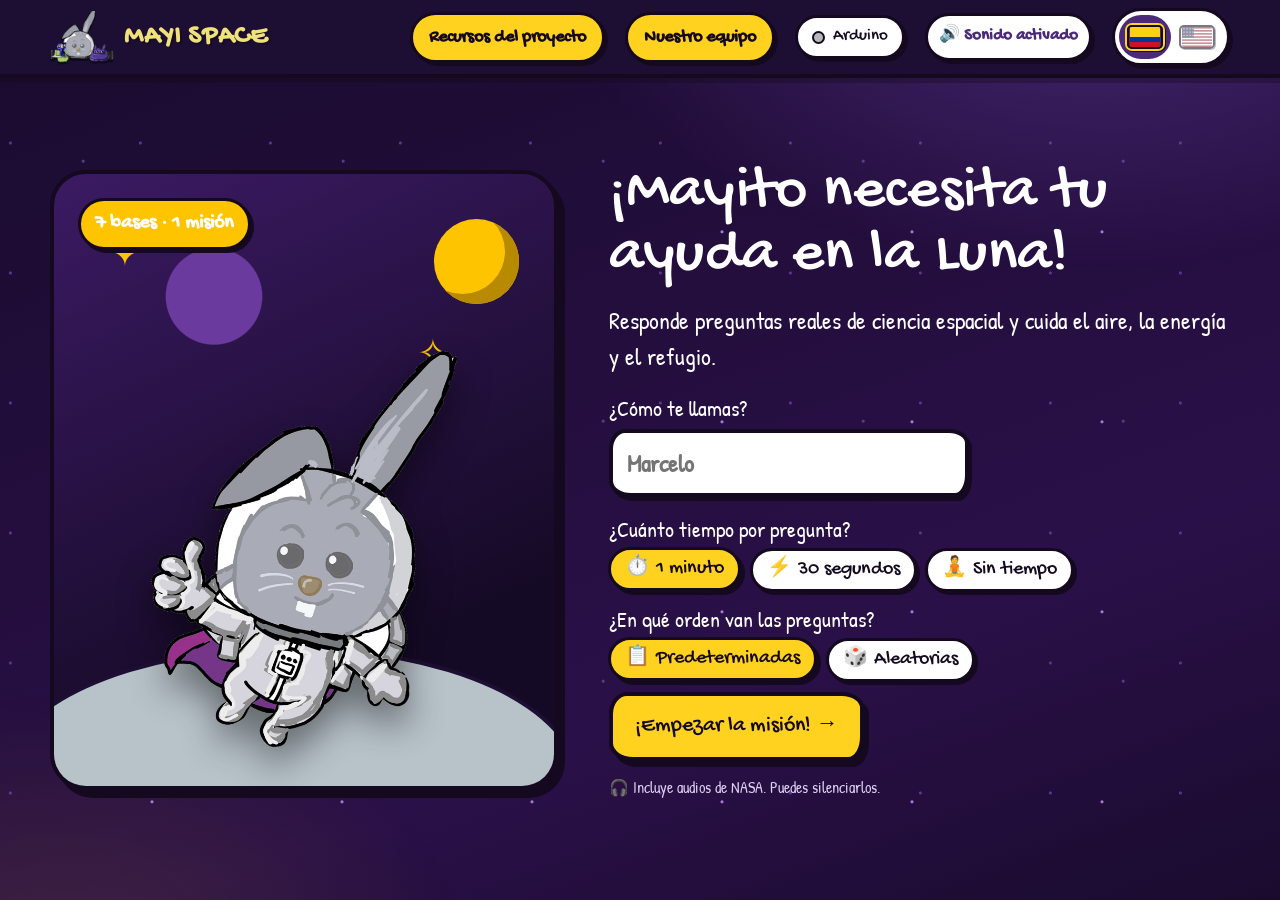
<file: index.html>
<!doctype html>
<html lang="es">
<head>
  <meta charset="utf-8">
  <meta name="viewport" content="width=device-width, initial-scale=1">
  <meta name="theme-color" content="#1a0b2e">
  <link rel="icon" type="image/png" href="assets/favicon.png">
  <title>Mayi Space</title>
  <link rel="preconnect" href="https://fonts.googleapis.com">
  <link rel="preconnect" href="https://fonts.gstatic.com" crossorigin>
  <link href="https://fonts.googleapis.com/css2?family=Gochi+Hand&family=Patrick+Hand&display=swap" rel="stylesheet">
  <link rel="stylesheet" href="style.css">
  <script src="texts.js" defer></script>
  <script src="questions.js" defer></script>
  <script src="tutorial.js" defer></script>
  <script src="game.js" defer></script>
</head>
<body>
  <div class="shell">
    <header class="topbar">
      <div class="brand"><img class="brand-logo" src="assets/logo-mayi-space.png" alt=""><span><span data-i18n="brandTitle">MAYI SPACE</span></span></div>
      <a class="resources-nav" href="recursos.html" data-i18n="resourcesNav">Recursos del proyecto</a>
      <a class="resources-nav team-nav" href="equipo.html" target="_blank" rel="noopener" data-i18n="teamNav">Nuestro equipo</a>
      <button id="arduino-btn" class="arduino-btn hidden" type="button" aria-pressed="false" data-state="off"><span class="arduino-dot" aria-hidden="true"></span><span id="arduino-label">Arduino</span></button>
      <button id="sound-toggle" class="sound-toggle" type="button" aria-pressed="true" aria-label="Silenciar sonidos">🔊 <span data-i18n="soundOn">Sonido activado</span></button>
      <div class="language-switch" role="group" aria-label="Language / Idioma">
        <button id="lang-es" type="button" aria-pressed="true" aria-label="Español" title="Español"><svg class="flag" viewBox="0 0 36 24" aria-hidden="true" focusable="false"><rect width="36" height="12" fill="#FCD116"/><rect y="12" width="36" height="6" fill="#003893"/><rect y="18" width="36" height="6" fill="#CE1126"/></svg></button>
        <button id="lang-en" type="button" aria-pressed="false" aria-label="English" title="English"><svg class="flag" viewBox="0 0 36 24" aria-hidden="true" focusable="false"><rect width="36" height="24" fill="#B22234"/><rect y="1.846" width="36" height="1.846" fill="#fff"/><rect y="5.538" width="36" height="1.846" fill="#fff"/><rect y="9.231" width="36" height="1.846" fill="#fff"/><rect y="12.923" width="36" height="1.846" fill="#fff"/><rect y="16.615" width="36" height="1.846" fill="#fff"/><rect y="20.308" width="36" height="1.846" fill="#fff"/><rect width="14.4" height="12.923" fill="#3C3B6E"/><circle cx="2.4" cy="2.2" r="0.75" fill="#fff"/><circle cx="6" cy="2.2" r="0.75" fill="#fff"/><circle cx="9.6" cy="2.2" r="0.75" fill="#fff"/><circle cx="13.2" cy="2.2" r="0.75" fill="#fff"/><circle cx="2.4" cy="6.1" r="0.75" fill="#fff"/><circle cx="6" cy="6.1" r="0.75" fill="#fff"/><circle cx="9.6" cy="6.1" r="0.75" fill="#fff"/><circle cx="13.2" cy="6.1" r="0.75" fill="#fff"/><circle cx="2.4" cy="10" r="0.75" fill="#fff"/><circle cx="6" cy="10" r="0.75" fill="#fff"/><circle cx="9.6" cy="10" r="0.75" fill="#fff"/><circle cx="13.2" cy="10" r="0.75" fill="#fff"/></svg></button>
      </div>
    </header>
    <main>
      <section id="intro" class="intro screen">
        <div class="intro-art">
          <div class="planet planet-one"></div><div class="planet planet-two"></div>
          <span class="orbit-star star-one" aria-hidden="true">✦</span><span class="orbit-star star-two" aria-hidden="true">✧</span>
          <img class="intro-mayito" src="assets/intro-mayito.png" alt="Mayito astronauta">
          <div class="intro-badge" data-i18n="introBadge">7 bases · 1 misión</div>
        </div>
        <div class="intro-content">
          <h1 data-i18n="introTitle">¡Mayito necesita tu ayuda en la Luna!</h1>
          <p class="lead" data-i18n="introLead">Responde preguntas reales de ciencia espacial y cuida el aire, la energía y el refugio.</p>
          <div class="how-to-play">
            <h2 data-i18n="howTitle">¿Cómo se juega?</h2>
            <ol>
              <li data-i18n="howOne">Lee el problema de la base.</li>
              <li data-i18n="howTwo">Elige la mejor respuesta.</li>
              <li data-i18n="howThree">Llega a la base 7 sin que una barra llegue a cero.</li>
            </ol>
          </div>
          <div class="name-field">
            <label for="player-name" data-i18n="nameLabel">¿Cómo te llamas?</label>
            <input id="player-name" type="text" maxlength="20" autocomplete="given-name">
            <small id="name-error" class="name-error hidden" data-i18n="nameError">Escribe tu nombre para empezar.</small>
          </div>
          <fieldset class="time-field">
            <legend data-i18n="timeLabel">¿Cuánto tiempo por pregunta?</legend>
            <div class="time-options">
              <label class="time-opt"><input type="radio" name="time" value="60" checked><span><i aria-hidden="true">⏱️</i> <b data-i18n="time60">1 minuto</b></span></label>
              <label class="time-opt"><input type="radio" name="time" value="30"><span><i aria-hidden="true">⚡</i> <b data-i18n="time30">30 segundos</b></span></label>
              <label class="time-opt"><input type="radio" name="time" value="0"><span><i aria-hidden="true">🧘</i> <b data-i18n="time0">Sin tiempo</b></span></label>
            </div>
          </fieldset>
          <fieldset class="time-field order-field">
            <legend data-i18n="orderLabel">¿En qué orden van las preguntas?</legend>
            <div class="time-options">
              <label class="time-opt"><input type="radio" name="order" value="fixed" checked><span><i aria-hidden="true">📋</i> <b data-i18n="orderFixed">Predeterminadas</b></span></label>
              <label class="time-opt"><input type="radio" name="order" value="random"><span><i aria-hidden="true">🎲</i> <b data-i18n="orderRandom">Aleatorias</b></span></label>
            </div>
          </fieldset>
          <button id="start" class="primary" type="button"><span data-i18n="start">¡Empezar la misión!</span><span aria-hidden="true"> →</span></button>
          <p class="audio-intro" data-i18n="audioIntro">🎧 La misión incluye audios históricos de NASA en inglés y efectos del juego. Puedes silenciarlos cuando quieras.</p>
        </div>
      </section>
      <section id="tutorial" class="tutorial screen hidden" aria-live="polite">
        <div class="tutorial-card">
          <figure class="tutorial-art"><img id="tutorial-img" alt=""></figure>
          <div class="tutorial-body">
            <p class="eyebrow" id="tutorial-count"></p>
            <h1 id="tutorial-title"></h1>
            <p id="tutorial-text" class="tutorial-text"></p>
            <ul id="tutorial-bars" class="tutorial-bars hidden"></ul>
            <div class="tutorial-actions">
              <button id="tutorial-back" class="restart" type="button" data-i18n="tutBack">← Atrás</button>
              <button id="tutorial-next" class="primary" type="button"></button>
            </div>
            <button id="tutorial-skip" class="tutorial-skip" type="button" data-i18n="tutSkip">Saltar tutorial</button>
          </div>
        </div>
        <div id="tutorial-dots" class="progress" aria-hidden="true"></div>
      </section>
      <section id="play" class="play screen hidden" aria-live="polite">
        <div class="play-top"><div><p class="eyebrow" id="day-label"></p><h1 id="event-title"></h1></div><button id="timer" class="timer" type="button"><span id="timer-icon" aria-hidden="true">⏱️</span><span id="timer-num">1:00</span></button><span id="timer-sr" class="sr-only" aria-live="polite"></span><button id="restart" class="restart" type="button" data-i18n="restart">Empezar de nuevo</button></div>
        <div id="progress" class="progress" aria-label="Progreso de la misión"></div>
        <div class="game-grid">
          <aside class="status-card" aria-label="Recursos de la base">
            <h2 data-i18n="resourcesTitle">Recursos de la base</h2>
            <p class="status-intro" data-i18n="resourcesIntro">Si una barra llega a cero, la misión termina.</p>
            <div class="meter"><div class="meter-top"><span class="meter-name"><span class="meter-symbol oxygen" aria-hidden="true"><img src="assets/icons/air.svg" alt=""></span><span data-i18n="oxygenName">Aire</span></span><strong id="oxygen-value"></strong></div><div class="track"><div id="oxygen-bar" class="fill oxygen"></div></div></div>
            <div class="meter"><div class="meter-top"><span class="meter-name"><span class="meter-symbol energy" aria-hidden="true"><img src="assets/icons/energy.svg" alt=""></span><span data-i18n="energyName">Energía</span></span><strong id="energy-value"></strong></div><div class="track"><div id="energy-bar" class="fill energy"></div></div></div>
            <div class="meter"><div class="meter-top"><span class="meter-name"><span class="meter-symbol shield" aria-hidden="true"><img src="assets/icons/shelter.svg" alt=""></span><span data-i18n="shieldName">Refugio</span></span><strong id="shield-value"></strong></div><div class="track"><div id="shield-bar" class="fill shield"></div></div></div>
            <div class="night-note"><span id="rule-note" data-i18n="ruleNote">✅ Aciertas: sumas y ganas ⭐. ❌ Fallas: restas.</span></div>
            <p class="score-line"><span aria-hidden="true">⭐</span> <span data-i18n="discoveries">Descubrimientos</span>: <strong id="science-value">0</strong></p>
          </aside>
          <div class="story-card">
            <div class="room-head"><figure class="room-art" id="room-art-box"><img id="room-art" alt=""><button type="button" id="art-earth" class="art-half art-earth"><span class="art-pill"></span></button><button type="button" id="art-space" class="art-half art-space"><span class="art-pill"></span></button></figure><p id="art-caption" class="art-caption hidden" role="status"></p><div class="narrator"><img src="assets/mayito-astronauta.webp" alt="" class="narrator-image"><div class="speech"><span class="speech-label" data-i18n="mayitoSays">MAYITO DICE</span><p id="event-story"></p></div></div></div>
            <div id="choice-area"><h2 data-i18n="chooseTitle">¿Qué haces?</h2><div id="choices" class="choices"></div></div>
            <div id="result" class="result hidden"></div>
          </div>
        </div>
      </section>
      <section id="ending" class="ending screen hidden" aria-live="polite">
        <div class="ending-card"><img src="assets/mayito-astronauta.webp" alt="" class="ending-mayito"><div><p class="eyebrow" data-i18n="missionEnd">FIN DE LA MISIÓN</p><h1 id="ending-title"></h1><p id="ending-text" class="ending-text"></p><p id="achievement" class="achievement"></p><div id="ending-tip" class="mayito-tip hidden"></div><p id="ending-learning" class="learning"></p><div class="ending-actions"><button id="diploma-btn" class="primary diploma-btn hidden" type="button" data-i18n="diplomaBtn">🎓 Ver mi diploma</button><button id="again" class="primary" type="button"><span data-i18n="again">¡Jugar otra vez!</span><span aria-hidden="true"> ↻</span></button></div></div></div>
      </section>
    </main>
    <div id="arduino-toast" class="arduino-toast hidden" role="status" aria-live="polite"></div>
    <div id="fx-layer" class="fx-layer" aria-hidden="true"></div>
    <div id="audio-caption" class="audio-caption hidden" role="status" aria-live="polite"></div>
    <footer><p data-i18n="footerNote">Puntos del juego = reglas educativas, no medidas reales de una base lunar.</p><div><a href="https://misuperpodereslaprogramacion.com/" target="_blank" rel="noopener noreferrer" data-i18n="charactersSource">Personajes: Mi Superpoder es la Programación ↗</a><a href="https://osdr.nasa.gov/bio/" target="_blank" rel="noopener noreferrer" data-i18n="osdrSource">Datos: NASA OSDR ↗</a></div></footer>
  </div>
  <div id="restart-modal" class="restart-modal hidden" role="alertdialog" aria-modal="true" aria-labelledby="restart-title" aria-describedby="restart-text">
    <div class="restart-card">
      <span class="restart-icon" aria-hidden="true">🔄</span>
      <h2 id="restart-title">¿Empezar de nuevo?</h2>
      <p id="restart-text"></p>
      <div class="restart-actions">
        <button id="restart-yes" class="primary" type="button">Sí, empezar de nuevo</button>
        <button id="restart-no" class="restart" type="button">No, seguir jugando</button>
      </div>
    </div>
  </div>
  <div id="diploma-modal" class="diploma-modal hidden" role="dialog" aria-modal="true" aria-labelledby="diploma-title">
    <div class="diploma-wrap">
      <div class="diploma-actions">
        <button id="diploma-print" class="primary" type="button" data-i18n="diplomaPrint">🖨️ Imprimir</button>
        <button id="photo-open" class="restart" type="button" data-i18n="photoBtn">📸 Tomarme una foto</button>
        <button id="photo-remove" class="restart hidden" type="button" data-i18n="photoRemove">Quitar foto</button>
        <button id="diploma-close" class="restart" type="button" data-i18n="diplomaClose">Cerrar</button>
      </div>
      <article id="diploma" class="diploma">
        <div class="diploma-frame">
          <header class="diploma-head">
            <svg class="diploma-patch" viewBox="0 0 200 200" aria-hidden="true">
              <defs><path id="arc-top" d="M 30,100 A 70,70 0 0 1 170,100"/><path id="arc-bottom" d="M 22,100 A 78,78 0 0 0 178,100"/></defs>
              <circle cx="100" cy="100" r="95" fill="#1d0f33" stroke="#14091f" stroke-width="6"/>
              <circle cx="100" cy="100" r="86" fill="none" stroke="#ffd21f" stroke-width="3" stroke-dasharray="2 6" stroke-linecap="round"/>
              <circle cx="100" cy="104" r="50" fill="#2e6fe3" stroke="#14091f" stroke-width="4"/>
              <circle cx="80" cy="120" r="9" fill="#1f56bd"/><circle cx="122" cy="126" r="6" fill="#1f56bd"/><circle cx="118" cy="92" r="5" fill="#1f56bd"/>
              <g transform="rotate(32 100 100)">
                <path d="M100 48 C113 63 115 92 108 114 H92 C85 92 87 63 100 48Z" fill="#fff" stroke="#14091f" stroke-width="3"/>
                <circle cx="100" cy="80" r="6.5" fill="#ffd21f" stroke="#14091f" stroke-width="2.5"/>
                <path d="M92 104 L78 124 L92 117Z M108 104 L122 124 L108 117Z" fill="#e8262b" stroke="#14091f" stroke-width="2.5" stroke-linejoin="round"/>
                <path d="M95 114 Q100 138 105 114Z" fill="#ff8a0a" stroke="#14091f" stroke-width="2"/>
              </g>
              <path d="M40 78 l3 7 7 3 -7 3 -3 7 -3 -7 -7 -3 7 -3z M160 62 l2.5 6 6 2.5 -6 2.5 -2.5 6 -2.5 -6 -6 -2.5 6 -2.5z" fill="#ffd21f"/>
              <text font-family="Gochi Hand, sans-serif" font-size="17" fill="#ffd21f" letter-spacing="1.5"><textPath href="#arc-top" startOffset="50%" text-anchor="middle">JUNIOR ASTRONAUT</textPath></text>
              <text font-family="Gochi Hand, sans-serif" font-size="16" fill="#ffd21f" letter-spacing="1.5"><textPath href="#arc-bottom" startOffset="50%" text-anchor="middle">MISSION TRAINER</textPath></text>
            </svg>
            <div class="diploma-heading">
              <p class="diploma-kicker" id="diploma-kicker"></p>
              <h2 id="diploma-title"></h2>
            </div>
            <img class="diploma-logo" src="assets/space-apps-logo.png" alt="NASA Space Apps Challenge">
          </header>
          <div class="diploma-body">
            <figure class="diploma-photo hidden" id="diploma-photo"><img id="diploma-photo-img" alt=""><span class="photo-star" aria-hidden="true">★</span></figure>
            <div class="diploma-main">
              <p class="diploma-awarded" id="diploma-awarded"></p>
              <p class="diploma-name" id="diploma-name"></p>
              <p class="diploma-text" id="diploma-text"></p>
              <p class="diploma-rank" id="diploma-rank"></p>
            </div>
          </div>
          <ul class="diploma-stamps" id="diploma-stamps"></ul>
          <div class="diploma-foot">
            <div class="diploma-sign"><img src="assets/mayito-astronauta.webp" alt=""><span id="diploma-sign"></span></div>
            <div class="diploma-date"><span id="diploma-date-label"></span><strong id="diploma-date"></strong></div>
            <p class="diploma-fine"><span id="diploma-based"></span><br><span id="diploma-disclaimer"></span></p>
          </div>
        </div>
      </article>
    </div>
  
    <div id="camera-panel" class="camera-panel hidden" role="dialog" aria-modal="true" aria-label="Cámara">
      <div class="camera-card">
        <div class="camera-view">
          <video id="camera-video" playsinline muted autoplay></video>
          <span id="camera-count" class="camera-count hidden" aria-hidden="true"></span>
        </div>
        <p id="camera-hint" class="camera-hint" data-i18n="photoHint">Mira a la cámara y sonríe 😄</p>
        <p id="camera-error" class="camera-error hidden" role="alert" data-i18n="photoError"></p>
        <p class="camera-privacy" data-i18n="photoPrivacy"></p>
        <div class="camera-actions">
          <button id="camera-shoot" class="primary" type="button" data-i18n="photoShoot">¡Foto!</button>
          <button id="camera-cancel" class="restart" type="button" data-i18n="photoCancel">Cancelar</button>
        </div>
      </div>
    </div>
  </div></body>
</html>
</file>
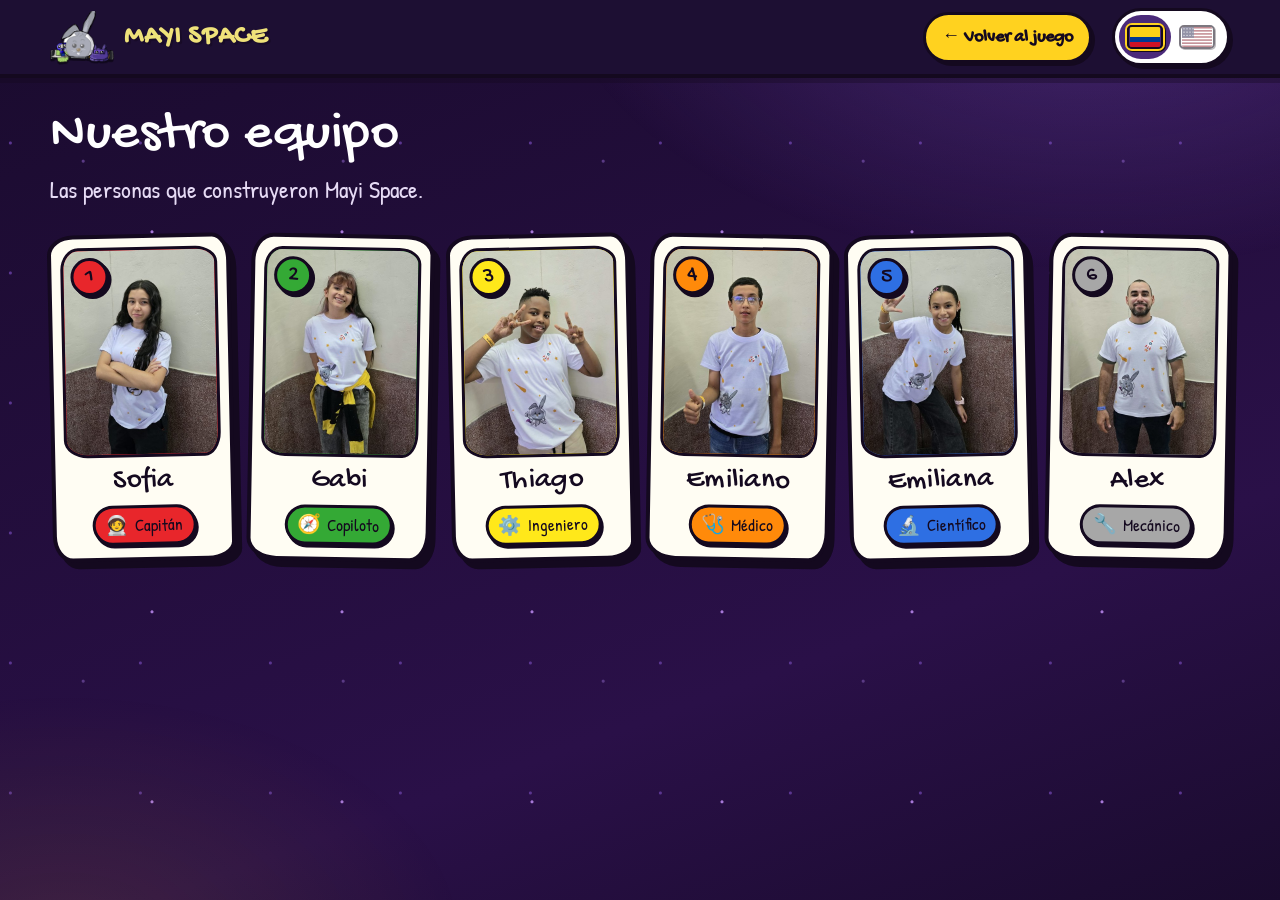
<file: equipo.html>
<!doctype html>
<html lang="es">
<head>
  <meta charset="utf-8">
  <meta name="viewport" content="width=device-width, initial-scale=1">
  <meta name="theme-color" content="#1a0b2e">
  <link rel="icon" type="image/png" href="assets/favicon.png">
  <title>Nuestro equipo · Mayi Space</title>
  <link rel="preconnect" href="https://fonts.googleapis.com">
  <link rel="preconnect" href="https://fonts.gstatic.com" crossorigin>
  <link href="https://fonts.googleapis.com/css2?family=Gochi+Hand&family=Patrick+Hand&display=swap" rel="stylesheet">
  <link rel="stylesheet" href="style.css">
  <script src="texts.js" defer></script>
  <script src="team.js" defer></script>
  <script src="equipo.js" defer></script>
</head>
<body class="page-team">
  <div class="shell">
    <header class="topbar">
      <a class="brand" href="index.html"><img class="brand-logo" src="assets/logo-mayi-space.png" alt=""><span><span data-i18n="brandTitle">MAYI SPACE</span></span></a>
      <a class="resources-nav" href="index.html" data-i18n="backToGame">← Volver al juego</a>
      <div class="language-switch" role="group" aria-label="Language / Idioma">
        <button id="lang-es" type="button" aria-pressed="true" aria-label="Español" title="Español"><svg class="flag" viewBox="0 0 36 24" aria-hidden="true" focusable="false"><rect width="36" height="12" fill="#FCD116"/><rect y="12" width="36" height="6" fill="#003893"/><rect y="18" width="36" height="6" fill="#CE1126"/></svg></button>
        <button id="lang-en" type="button" aria-pressed="false" aria-label="English" title="English"><svg class="flag" viewBox="0 0 36 24" aria-hidden="true" focusable="false"><rect width="36" height="24" fill="#B22234"/><rect y="1.846" width="36" height="1.846" fill="#fff"/><rect y="5.538" width="36" height="1.846" fill="#fff"/><rect y="9.231" width="36" height="1.846" fill="#fff"/><rect y="12.923" width="36" height="1.846" fill="#fff"/><rect y="16.615" width="36" height="1.846" fill="#fff"/><rect y="20.308" width="36" height="1.846" fill="#fff"/><rect width="14.4" height="12.923" fill="#3C3B6E"/><circle cx="2.4" cy="2.2" r="0.75" fill="#fff"/><circle cx="6" cy="2.2" r="0.75" fill="#fff"/><circle cx="9.6" cy="2.2" r="0.75" fill="#fff"/><circle cx="13.2" cy="2.2" r="0.75" fill="#fff"/><circle cx="2.4" cy="6.1" r="0.75" fill="#fff"/><circle cx="6" cy="6.1" r="0.75" fill="#fff"/><circle cx="9.6" cy="6.1" r="0.75" fill="#fff"/><circle cx="13.2" cy="6.1" r="0.75" fill="#fff"/><circle cx="2.4" cy="10" r="0.75" fill="#fff"/><circle cx="6" cy="10" r="0.75" fill="#fff"/><circle cx="9.6" cy="10" r="0.75" fill="#fff"/><circle cx="13.2" cy="10" r="0.75" fill="#fff"/></svg></button>
      </div>
    </header>
    <main>
      <section class="team-section" aria-labelledby="team-heading">
        <h1 id="team-heading" data-i18n="teamHeading">Nuestro equipo</h1>
        <p class="team-lead" data-i18n="teamLead">Las personas que construyeron Mayi Space.</p>
        <ol id="team-grid" class="team-grid"></ol>
      </section>
    </main>
    <div id="team-modal" class="team-modal hidden" role="dialog" aria-modal="true" aria-labelledby="modal-name">
      <div class="team-modal-panel">
        <button id="modal-close" class="modal-btn modal-close" type="button"><span aria-hidden="true">✕</span></button>
        <button id="modal-prev" class="modal-btn modal-prev" type="button"><span aria-hidden="true">‹</span></button>
        <button id="modal-next" class="modal-btn modal-next" type="button"><span aria-hidden="true">›</span></button>
        <figure class="modal-photo">
          <img id="modal-img" alt="">
          <span id="modal-number" class="team-number" aria-hidden="true"></span>
        </figure>
        <h2 id="modal-name"></h2>
        <p id="modal-role" class="team-role"><span id="modal-role-icon" class="team-role-icon" aria-hidden="true"></span><span id="modal-role-text"></span></p>
      </div>
    </div>    <footer><p data-i18n="footerNote">Los puntos son reglas del juego, no medidas reales.</p></footer>
  </div>
</body>
</html>
</file>
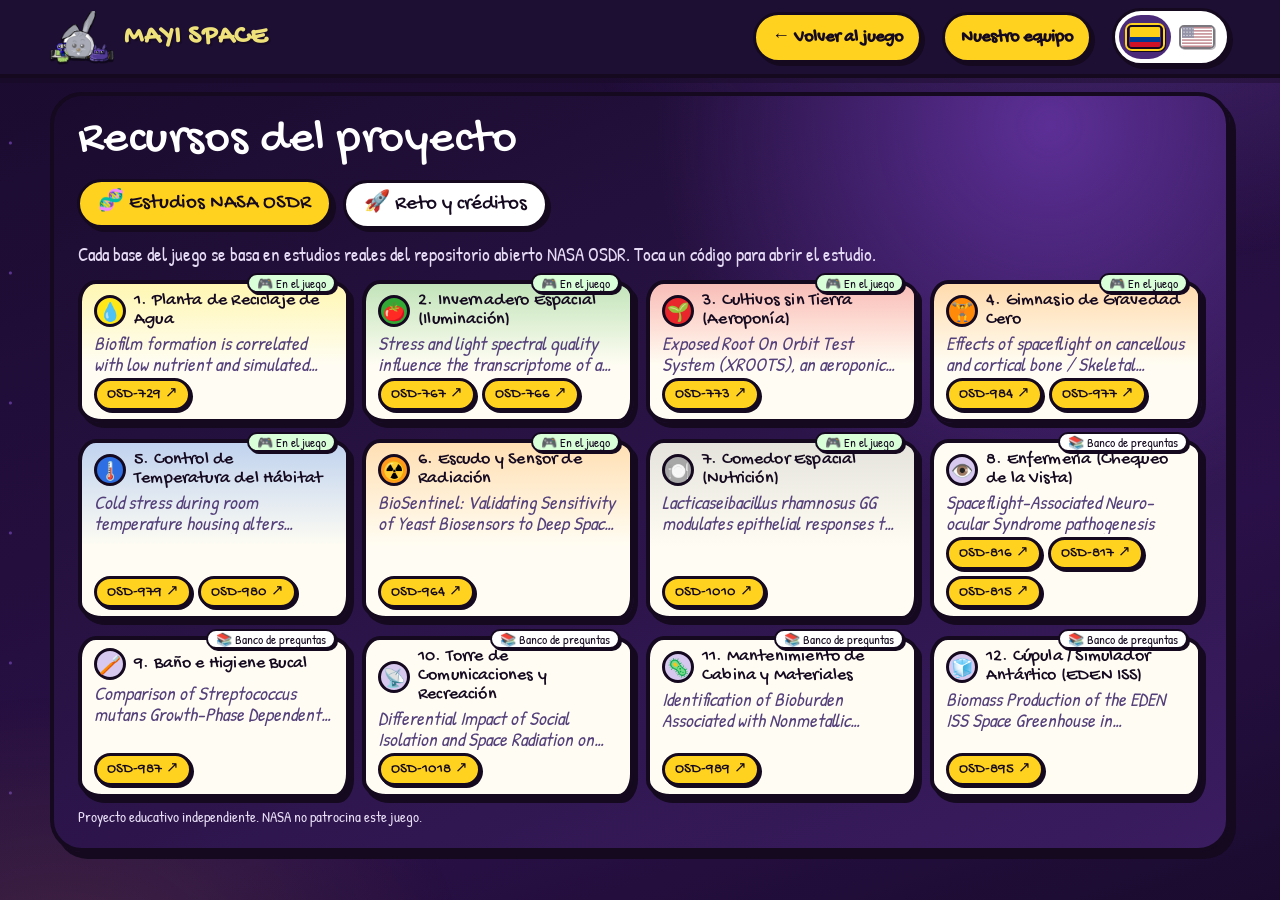
<file: recursos.html>
<!doctype html>
<html lang="es">
<head>
  <meta charset="utf-8">
  <meta name="viewport" content="width=device-width, initial-scale=1">
  <meta name="theme-color" content="#1a0b2e">
  <link rel="icon" type="image/png" href="assets/favicon.png">
  <title>Recursos del proyecto · Mayi Space</title>
  <link rel="preconnect" href="https://fonts.googleapis.com">
  <link rel="preconnect" href="https://fonts.gstatic.com" crossorigin>
  <link href="https://fonts.googleapis.com/css2?family=Gochi+Hand&family=Patrick+Hand&display=swap" rel="stylesheet">
  <link rel="stylesheet" href="style.css">
  <script src="texts.js" defer></script>
  <script src="questions.js" defer></script>
  <script src="references.js" defer></script>
  <script src="recursos.js" defer></script>
</head>
<body class="page-resources">
  <div class="shell">
    <header class="topbar">
      <a class="brand" href="index.html"><img class="brand-logo" src="assets/logo-mayi-space.png" alt=""><span><span data-i18n="brandTitle">MAYI SPACE</span></span></a>
      <a class="resources-nav" href="index.html" data-i18n="backToGame">← Volver al juego</a>
      <a class="resources-nav team-nav" href="equipo.html" data-i18n="teamNav">Nuestro equipo</a>
      <div class="language-switch" role="group" aria-label="Language / Idioma">
        <button id="lang-es" type="button" aria-pressed="true" aria-label="Español" title="Español"><svg class="flag" viewBox="0 0 36 24" aria-hidden="true" focusable="false"><rect width="36" height="12" fill="#FCD116"/><rect y="12" width="36" height="6" fill="#003893"/><rect y="18" width="36" height="6" fill="#CE1126"/></svg></button>
        <button id="lang-en" type="button" aria-pressed="false" aria-label="English" title="English"><svg class="flag" viewBox="0 0 36 24" aria-hidden="true" focusable="false"><rect width="36" height="24" fill="#B22234"/><rect y="1.846" width="36" height="1.846" fill="#fff"/><rect y="5.538" width="36" height="1.846" fill="#fff"/><rect y="9.231" width="36" height="1.846" fill="#fff"/><rect y="12.923" width="36" height="1.846" fill="#fff"/><rect y="16.615" width="36" height="1.846" fill="#fff"/><rect y="20.308" width="36" height="1.846" fill="#fff"/><rect width="14.4" height="12.923" fill="#3C3B6E"/><circle cx="2.4" cy="2.2" r="0.75" fill="#fff"/><circle cx="6" cy="2.2" r="0.75" fill="#fff"/><circle cx="9.6" cy="2.2" r="0.75" fill="#fff"/><circle cx="13.2" cy="2.2" r="0.75" fill="#fff"/><circle cx="2.4" cy="6.1" r="0.75" fill="#fff"/><circle cx="6" cy="6.1" r="0.75" fill="#fff"/><circle cx="9.6" cy="6.1" r="0.75" fill="#fff"/><circle cx="13.2" cy="6.1" r="0.75" fill="#fff"/><circle cx="2.4" cy="10" r="0.75" fill="#fff"/><circle cx="6" cy="10" r="0.75" fill="#fff"/><circle cx="9.6" cy="10" r="0.75" fill="#fff"/><circle cx="13.2" cy="10" r="0.75" fill="#fff"/></svg></button>
      </div>
    </header>
    <main>
      <section id="resources" class="resources-section" aria-labelledby="resources-heading">
        <h1 id="resources-heading" data-i18n="resourcesHeading">Recursos del proyecto</h1>
        <div class="resource-tabs" role="tablist">
          <button id="tab-studies" class="resource-tab" type="button" role="tab" aria-selected="true" aria-controls="panel-studies" data-i18n="tabStudies">🧬 Estudios NASA OSDR</button>
          <button id="tab-credits" class="resource-tab" type="button" role="tab" aria-selected="false" aria-controls="panel-credits" data-i18n="tabCredits">🚀 Reto y créditos</button>
        </div>
        <div id="panel-studies" class="resource-panel" role="tabpanel" aria-labelledby="tab-studies">
          <p class="studies-intro" data-i18n="studiesIntro"></p>
          <ol id="reference-grid" class="reference-grid"></ol>
        </div>
        <div id="panel-credits" class="resource-panel hidden" role="tabpanel" aria-labelledby="tab-credits">
<div class="resource-list">
          <article class="resource-card challenge-card"><div><img class="space-apps-logo" src="assets/space-apps-logo.png" alt="NASA Space Apps Challenge"><h3 data-i18n="resourceChallengeTitle">Reto oficial</h3><p data-i18n="resourceChallengeText">Define el objetivo: un juego para niños que muestre los costos de mantener una base lunar o marciana.</p><a href="https://www.spaceappschallenge.org/2026/challenges/junior-astronaut-mission-trainer/?tab=details" target="_blank" rel="noopener noreferrer" data-i18n="resourceChallengeLink">Leer el reto ↗</a></div><div class="challenge-stats" aria-hidden="true"><span><b>7</b><small data-i18n="challengeDays">días de misión</small></span><span><b>3</b><small data-i18n="challengeResources">recursos vitales</small></span></div></article>
          <article class="resource-card"><span aria-hidden="true">🧬</span><h3 data-i18n="resourceOsdrTitle">Estudios reales · NASA OSDR</h3><p data-i18n="resourceOsdrText">Cada pregunta se basa en un estudio real del repositorio abierto de la NASA.</p><a href="https://osdr.nasa.gov/bio/" target="_blank" rel="noopener noreferrer" data-i18n="resourceOsdrLink">Ver el repositorio ↗</a></article>
          <article class="resource-card"><span aria-hidden="true">🐰</span><h3 data-i18n="resourceCharactersTitle">Mayito y sus amigos</h3><p data-i18n="resourceCharactersText">Las ilustraciones de Mayito, Violeta y Rocco vienen de Mi Superpoder es la Programación.</p><a href="https://misuperpodereslaprogramacion.com/" target="_blank" rel="noopener noreferrer" data-i18n="resourceCharactersLink">Conocer el proyecto ↗</a></article>
          <article class="resource-card"><span aria-hidden="true">🎙️</span><h3 data-i18n="resourceAudioTitle">Voces y radio de NASA</h3><p data-i18n="resourceAudioText">Audios históricos de Apollo 11 y una señal de radio Quindar. Se reproducen en momentos del juego; los efectos cortos son nuestros.</p><a href="https://www.nasa.gov/historical-sounds/" target="_blank" rel="noopener noreferrer" data-i18n="resourceAudioLink">Escuchar la colección ↗</a></article>
        </div>
          <p class="build-note" data-i18n="buildNote">🧩 Hecho con HTML, CSS y JavaScript. Usamos Git para guardar las versiones del proyecto.</p>
        </div>
        <p class="source-disclaimer" data-i18n="sourceDisclaimer">Proyecto educativo independiente del equipo. Los logotipos y audios se muestran con atribución; NASA no patrocina este juego.</p>
      </section>
    </main>
    <footer><p data-i18n="footerNote">Los puntos son reglas del juego, no medidas reales.</p><div><a href="https://misuperpodereslaprogramacion.com/" target="_blank" rel="noopener noreferrer" data-i18n="charactersSource">Personajes: Mi Superpoder es la Programación ↗</a><a href="https://osdr.nasa.gov/bio/" target="_blank" rel="noopener noreferrer" data-i18n="osdrSource">Datos: NASA OSDR ↗</a></div></footer>
  </div>
</body>
</html>
</file>
<file: style.css>
:root {
  --ink: #1d0f33;
  --navy: #4b2a7a;
  --navy-deep: #1a0b2e;
  --sky-pale: #efe6fa;
  --paper: #ffffff;
  --space-bg: #1a0b2e;
  --orange: #ffc400;
  --cyan: #ffd23f;
  --electric-blue: #8f5ce0;
  --danger: #ee5346;
  --line: #8a6bb0;
}
* { box-sizing: border-box; }
html { scroll-behavior: smooth; }
body {
  margin: 0;
  background: radial-gradient(circle at 8% 10%, #5a3590 0 1px, transparent 2px), radial-gradient(circle at 80% 22%, #a678d8 0 1px, transparent 2px), radial-gradient(circle at 32% 62%, #5a3a85 0 1px, transparent 2px), linear-gradient(160deg, #1a0b2e, #2a1048 70%, #1a0b2e);
  background-size: 130px 130px, 190px 190px, 260px 260px, auto;
  color: white;
  font-family: "Trebuchet MS", Verdana, sans-serif;
  line-height: 1.5;
}
button { font: inherit; }
button:focus-visible, a:focus-visible {
  outline: 4px solid #ffc400;
  outline-offset: 3px;
}
.hidden { display: none !important; }
.shell {
  width: min(1180px, calc(100% - 32px));
  min-height: 100vh;
  margin: auto;
  display: flex;
  flex-direction: column;
}
main { flex: 1; }
.topbar {
  min-height: 76px;
  display: flex;
  align-items: center;
  justify-content: space-between;
  gap: 20px;
  border-bottom: 3px solid var(--cyan);
}
.brand {
  display: flex;
  align-items: center;
  gap: 10px;
  color: white;
  font-size: 20px;
  font-weight: 900;
  line-height: 1;
  letter-spacing: .02em;
}
.brand small { display: block; margin-top: 5px; color: var(--cyan); font-size: 13px; letter-spacing: 0; }
.brand-orbit {
  width: 42px;
  height: 42px;
  display: grid;
  place-items: center;
  border: 3px solid var(--cyan);
  border-radius: 50%;
  background: var(--orange);
  font-size: 22px;
}
.resources-nav { margin-left: auto; padding: 9px 16px; border: 2px solid var(--cyan); border-radius: 99px; color: var(--cyan); font-size: 14px; font-weight: 900; text-decoration: none; white-space: nowrap; transition: background .18s, color .18s; }
.resources-nav:hover, .resources-nav:focus-visible { background: var(--cyan); color: var(--ink); }
a.brand { text-decoration: none; }
.sound-toggle { display: inline-flex; align-items: center; gap: 4px; white-space: nowrap; padding: 8px 11px; border: 2px solid var(--navy); border-radius: 99px; background: var(--paper); color: var(--navy); font-size: 13px; font-weight: 900; cursor: pointer; }
.sound-toggle[aria-pressed="false"] { border-color: var(--line); color: var(--navy); }
.language-switch {
  display: flex;
  padding: 4px;
  border: 2px solid var(--navy);
  border-radius: 50px;
  background: var(--paper);
}
.language-switch button {
  min-width: 48px;
  min-height: 38px;
  border: 0;
  border-radius: 30px;
  background: transparent;
  color: var(--navy);
  font-weight: 900;
  cursor: pointer;
}
.language-switch button[aria-pressed="true"] { background: var(--navy); color: white; }
.eyebrow { margin: 0 0 10px; color: var(--orange); font-size: 13px; font-weight: 900; letter-spacing: .12em; }
h1, h2, p { overflow-wrap: anywhere; }
h1, h2 { line-height: 1.12; }
h1 { font-size: clamp(34px, 4.3vw, 58px); letter-spacing: -.04em; }
h2 { font-size: 25px; letter-spacing: -.03em; }
.primary {
  border: 3px solid var(--ink);
  border-radius: 17px;
  padding: 14px 22px;
  background: var(--orange);
  color: var(--ink);
  box-shadow: 5px 5px 0 var(--cyan);
  font-size: 18px;
  font-weight: 900;
  cursor: pointer;
  transition: transform .18s, box-shadow .18s;
}
.primary:hover { transform: translate(3px, 3px); box-shadow: 2px 2px 0 var(--cyan); }
.intro {
  display: grid;
  grid-template-columns: minmax(350px, .9fr) 1.1fr;
  align-items: center;
  gap: clamp(28px, 6vw, 80px);
  padding: 55px 0 70px;
}
.intro-art {
  min-height: 565px;
  position: relative;
  overflow: hidden;
  border: 4px solid var(--navy);
  border-radius: 36px;
  background: radial-gradient(circle at 32% 20%, #6a3a9e 0 8%, transparent 8.2%), linear-gradient(155deg, #3b1a63, #150a26 75%);
  box-shadow: 10px 10px 0 #7b3fb5;
}
.planet { position: absolute; border-radius: 50%; }
.planet-one { width: 580px; height: 270px; left: -55px; bottom: -130px; background: #b7c2c9; border: 4px solid var(--ink); }
.planet-two { width: 85px; height: 85px; right: 35px; top: 45px; background: var(--orange); box-shadow: inset -14px -10px 0 #b88a00; }
.orbit-star { position: absolute; color: var(--orange); font-size: 38px; animation: star-glow 3s ease-in-out infinite; }
.star-one { top: 50px; left: 55px; }
.star-two { top: 150px; right: 105px; animation-delay: 1.2s; }
@keyframes star-glow { 0%, 100% { opacity: .65; transform: scale(.9); } 50% { opacity: 1; transform: scale(1.12); } }
.intro-mayito { position: absolute; width: min(62%, 330px); max-height: 86%; object-fit: contain; left: 50%; bottom: 37px; transform: translateX(-50%); filter: drop-shadow(0 14px 0 #150a26); animation: mayito-float 4s ease-in-out infinite; }
@keyframes mayito-float { 0%, 100% { transform: translate(-50%, 0); } 50% { transform: translate(-50%, -8px); } }
.intro-badge {
  position: absolute;
  z-index: 2;
  top: 24px;
  left: 24px;
  padding: 8px 14px;
  border: 2px solid var(--ink);
  border-radius: 99px;
  background: var(--orange);
  font-weight: 900;
}
.team-portrait {
  position: absolute;
  z-index: 3;
  right: 16px;
  bottom: 14px;
  width: 92px;
  border: 3px solid white;
  border-radius: 18px;
  background: var(--sky-pale);
}
.intro-content h1 { margin: 0 0 16px; color: white; }
.name-field { margin: 0 0 16px; }
.name-field label { display: block; margin-bottom: 6px; font-weight: 800; }
.name-field input { width: 100%; max-width: 360px; padding: 12px 14px; font: inherit; font-weight: 700; border: 3px solid var(--ink); border-radius: 14px; background: #fff; color: var(--ink); }
.name-field input:focus { outline: 3px solid var(--orange); outline-offset: 2px; }
.name-error { display: block; margin-top: 6px; font-weight: 800; color: #b3261e; }
.lead { margin: 0 0 18px; font-size: 19px; font-weight: 700; }
.mayito-says {
  padding: 16px 18px;
  border: 2px solid var(--navy);
  border-radius: 18px 18px 18px 4px;
  background: var(--sky-pale);
  color: var(--ink);
  font-size: 16px;
}
.how-to-play { margin: 24px 0; }
.how-to-play h2 { margin: 0 0 9px; }
.how-to-play ol { margin: 0; padding-left: 26px; }
.how-to-play li { padding: 3px 0 3px 4px; font-weight: 700; }
.audio-intro { max-width: 430px; margin: 16px 0 0; color: #ddd0f0; font-size: 13px; font-weight: 700; }
.audio-caption { position: fixed; z-index: 20; right: 20px; bottom: 20px; max-width: min(360px, calc(100vw - 40px)); padding: 12px 16px; border: 2px solid var(--orange); border-radius: 14px; background: var(--navy-deep); color: white; box-shadow: 0 8px 24px #12062044; font-size: 14px; font-weight: 900; }
.play { padding: 28px 0 60px; }
.play-top { display: flex; justify-content: space-between; align-items: start; gap: 20px; }
.play-top h1 { margin: 0; color: white; font-size: clamp(32px, 4vw, 48px); }
.restart { border: 0; background: none; color: var(--cyan); text-decoration: underline; font-size: 14px; font-weight: 900; cursor: pointer; }
.progress { display: flex; gap: 8px; margin: 22px 0; }
.day-dot {
  flex: 1;
  height: 35px;
  display: grid;
  place-items: center;
  border: 2px solid var(--line);
  border-radius: 30px;
  background: #35205a;
  color: #cdb9e6;
  font-size: 14px;
  font-weight: 900;
}
.day-dot.done { background: var(--electric-blue); border-color: var(--cyan); color: white; }
.day-dot.current { background: var(--orange); border-color: var(--navy); color: var(--ink); }
.mission-goal {
  margin: 0 0 20px;
  padding: 11px 16px;
  border-radius: 13px;
  background: linear-gradient(100deg, #ffe99a, #efe6fa);
  color: var(--navy-deep);
  font-weight: 900;
}
.game-grid { display: grid; grid-template-columns: minmax(250px, 310px) 1fr; gap: 20px; align-items: start; }
.status-card, .story-card, .ending-card {
  border: 3px solid var(--navy);
  border-radius: 25px;
  background: var(--paper);
  box-shadow: 6px 7px 0 #6a35a8;
}
.status-card { padding: 23px; background: linear-gradient(155deg, #2f1550, #4a2480 90%); color: white; box-shadow: 7px 8px 0 #8a4cc7; }
.status-card h2 { margin: 0 0 3px; }
.status-intro { margin: 0 0 20px; color: #e6dbf5; font-size: 14px; }
.meter { margin: 20px 0; }
.meter-top { display: flex; justify-content: space-between; gap: 8px; font-size: 18px; font-weight: 900; }
.meter-name { display: inline-flex; align-items: center; gap: 7px; }
.meter-symbol { flex: 0 0 29px; width: 29px; height: 29px; display: grid; place-items: center; border-radius: 9px; font-size: 17px; }
.meter-symbol.oxygen { background: #dcebfb; }
.meter-symbol.energy { background: #fff0c8; }
.meter-symbol.shield { background: #d9f7e8; }
.meter-symbol img { width: 24px; height: 24px; }
.meter-top strong { font-size: 16px; }
.meter small { color: #e6dbf5; }
.track { height: 17px; margin: 7px 0 4px; border: 1px solid #b79ad8; border-radius: 20px; background: #ffffff38; overflow: hidden; }
.fill { height: 100%; border-radius: 20px; transition: width .25s; }
.fill.oxygen { background: #2f8fe0; }
.fill.energy { background: var(--orange); }
.fill.shield { background: #3ddc97; }
.fill.low { background: var(--danger); }
.night-note { display: flex; gap: 9px; padding: 12px; border-radius: 13px; background: #ffba59; color: var(--ink); font-size: 14px; font-weight: 800; }
.score-line { margin: 14px 0 0; font-size: 15px; font-weight: 800; }
.story-card { padding: 24px; color: var(--ink); }
.narrator { display: flex; align-items: center; gap: 16px; }
.narrator-image { flex: 0 0 105px; width: 105px; height: 105px; object-fit: contain; }
.speech { flex: 1; padding: 16px 18px; border: 2px solid var(--navy); border-radius: 20px 20px 20px 4px; background: var(--sky-pale); }
.speech-label { color: var(--navy); font-size: 12px; font-weight: 900; letter-spacing: .1em; }
.speech p { margin: 4px 0 0; font-size: 18px; font-weight: 800; }
.source-note { margin: 16px 0; padding: 13px 16px; border-left: 5px solid #8d5bc4; border-radius: 6px; background: #e4f5f4; font-size: 14px; }
.source-note a { color: var(--navy-deep); font-weight: 900; }
.weather-strip { display: flex; align-items: center; gap: 15px; margin: -6px 0 22px; padding: 14px 18px; border: 2px solid var(--cyan); border-radius: 18px; background: linear-gradient(105deg, #fff1b8, #f2eafa); color: var(--ink); }
.weather-orbit { flex: 0 0 42px; width: 42px; height: 42px; display: grid; place-items: center; border-radius: 50%; background: white; font-size: 24px; }
.weather-strip > div { flex: 1; min-width: 0; }
.data-badge { display: inline-block; margin: 0 8px 5px 0; padding: 3px 8px; border-radius: 6px; background: var(--orange); color: var(--ink); font-size: 11px; font-weight: 900; letter-spacing: .08em; }
.weather-strip strong { font-size: 16px; }
.weather-strip p { margin: 0; font-weight: 900; }
.weather-strip small { color: #4a3470; }
.weather-rule { margin: 8px 0 0 !important; padding: 7px 10px; border-radius: 9px; background: #ffbc52; color: var(--ink); font-size: 13px; font-weight: 900; }
.weather-strip a { white-space: nowrap; padding: 8px 11px; border-radius: 10px; background: var(--navy-deep); color: white; font-size: 13px; font-weight: 900; text-decoration: none; }
.mission-log { margin: 15px 0; padding: 12px 16px; border: 2px solid #ebba35; border-radius: 13px; background: #fff0b6; font-size: 15px; font-weight: 800; }
.story-card h2 { margin: 24px 0 5px; }
.choice-help { margin: 0 0 15px; color: #54407a; }
.choices { display: grid; grid-template-columns: 1fr 1fr; align-items: stretch; gap: 14px; }
.choice {
  min-height: 0;
  display: flex;
  flex-direction: column;
  align-items: stretch;
  gap: 10px;
  padding: 18px;
  border: 3px solid var(--navy);
  border-radius: 18px;
  background: #f4eefb;
  color: var(--ink);
  text-align: left;
  cursor: pointer;
  transition: transform .17s, background .17s, box-shadow .17s;
}
.choice:nth-child(2) { background: #fff3d9; }
.choice:hover { transform: translateY(-4px); box-shadow: 0 8px 0 #ffd23f; }
.choice-heading { display: flex; align-items: center; gap: 11px; }
.choice-symbol { flex: 0 0 45px; width: 45px; height: 45px; display: grid; place-items: center; border: 2px solid var(--navy); border-radius: 13px; background: white; font-size: 23px; }
.choice strong { font-size: 19px; line-height: 1.2; }
.choice-detail { font-size: 14px; line-height: 1.45; }
.choice-preview { display: flex; flex-wrap: wrap; gap: 7px; margin-top: 3px; padding-top: 12px; border-top: 1px dashed #b8a0d6; }
.preview-label { flex-basis: 100%; font-size: 12px; font-weight: 900; color: var(--navy); text-transform: uppercase; }
.preview-chip { display: inline-flex; align-items: center; gap: 5px; padding: 5px 8px; border: 1px solid transparent; border-radius: 9px; font-size: 12px; font-weight: 900; white-space: nowrap; }
.preview-chip.oxygen { background: #dcebfb; border-color: #a9cdf3; }
.preview-chip.energy { background: #fff0c8; border-color: #edd16d; }
.preview-chip.shield { background: #d9f7e8; border-color: #9fe3c3; }
.preview-chip.discovery { background: #ebe2f8; border-color: #b79df0; }
.preview-chip.danger { background: #ffe2e5; border-color: #eea7b2; color: #8b1530; }
.preview-icon { width: 17px; height: 17px; }
.choice-cost { color: #76503a; font-size: 13px; font-weight: 900; }
.choice-warning { color: #9e1735; font-weight: 900; }
.result { margin-top: 20px; padding: 21px; border: 2px solid #9a68d0; border-radius: 18px; background: #f1e9fa; color: var(--ink); }
.result:not(.hidden) { animation: result-in .25s ease-out; }
@keyframes result-in { from { opacity: .45; transform: translateY(8px); } to { opacity: 1; transform: translateY(0); } }
.result h2 { margin: 0 0 9px; }
.result p { margin: 0 0 13px; font-size: 17px; }
.result .why { padding: 10px 13px; border-radius: 10px; background: white; font-size: 15px; }
.weather-result { padding: 10px 13px; border-radius: 10px; background: #ffdb96; color: var(--ink); font-weight: 900; }
.garden-bonus { padding: 10px 13px; border-radius: 10px; background: #d4f7dc; color: #205a37; font-weight: 900; }
.result .primary { margin-top: 3px; font-size: 16px; }
.ending { padding: 65px 0; }
.ending-card { max-width: 840px; margin: auto; display: grid; grid-template-columns: 220px 1fr; align-items: center; gap: 15px; padding: 30px; }
.ending-card.win { position: relative; background: radial-gradient(circle at 8% 17%, #ffca46 0 5px, transparent 6px), radial-gradient(circle at 77% 10%, #9bdedb 0 5px, transparent 6px), radial-gradient(circle at 95% 65%, #ffca46 0 6px, transparent 7px), radial-gradient(circle at 19% 87%, #83c594 0 5px, transparent 6px), var(--paper); animation: win-pop .55s ease-out; }
@keyframes win-pop { from { transform: scale(.96); opacity: .6; } to { transform: scale(1); opacity: 1; } }
.ending-mayito { width: 100%; }
.ending-card { color: var(--ink); }
.ending-card h1 { margin: 0 0 12px; color: var(--navy-deep); font-size: 44px; }
.ending-text { font-size: 19px; font-weight: 700; }
.ending-card:not(.win) .ending-text,
.ending-card:not(.win) .mayito-tip { color: #9b111e; }
.ending-card:not(.win) .mayito-tip { border-color: #9b111e; }
.tip-head { display: block; margin-bottom: 10px; font-size: 18px; }
.tip-problem { display: flex; align-items: center; gap: 10px; margin-bottom: 10px; font-size: 19px; font-weight: 900; }
.tip-problem img { width: 38px; height: 38px; flex: none; padding: 5px; border: 2px solid #9b111e; border-radius: 50%; background: #fff; }
.tip-chips { display: flex; flex-wrap: wrap; gap: 8px; }
.tip-chip { padding: 7px 12px; border: 2px solid #9b111e; border-radius: 99px; background: #fff; font-size: 15px; font-weight: 800; white-space: nowrap; }
.achievement { display: inline-block; margin: 0 0 14px; padding: 9px 14px; border: 2px solid var(--navy); border-radius: 99px; background: #fff0c8; color: var(--navy-deep); font-size: 15px; font-weight: 900; }
.resource-fold > summary { cursor: pointer; list-style: none; display: flex; align-items: center; gap: 10px; }
.resource-fold > summary::-webkit-details-marker { display: none; }
.resource-fold > summary::before { content: "▸"; color: var(--orange); font-size: 24px; }
.resource-fold[open] > summary::before { content: "▾"; }
.resource-fold > summary h2 { margin: 0; }
.resource-fold .resource-list { margin-top: 18px; }
.mayito-tip { margin: 0 0 14px; padding: 14px 16px; border: 3px solid var(--navy); border-radius: 20px 20px 20px 4px; background: #fff1b8; color: var(--navy-deep); font-weight: 700; }
.learning { padding: 14px; border-radius: 12px; background: var(--sky-pale); }
.resources-section { margin: 10px 0 42px; padding: 42px; border: 2px solid #7a45b8; border-radius: 32px; background: radial-gradient(circle at 85% 4%, #5c2f96 0, transparent 32%), linear-gradient(155deg, #1a0b2e, #3a1c60); color: white; scroll-margin-top: 20px; box-shadow: 10px 12px 0 #6a35a8; }
.resources-section .eyebrow { color: var(--orange); }
.resources-section h2 { margin: 0 0 10px; color: white; font-size: clamp(32px, 3.6vw, 50px); }
.resources-lead { max-width: 790px; margin: 0 0 26px; color: #e9dff7; font-size: 17px; }
.resource-list { display: grid; grid-template-columns: repeat(3, minmax(0, 1fr)); gap: 14px; }
.resource-card { display: flex; flex-direction: column; min-height: 218px; padding: 20px; border: 2px solid #ffffffb0; border-radius: 20px; background: #fffefa; color: var(--ink); box-shadow: 0 5px 0 #120820; transition: transform .18s, box-shadow .18s; }
.resource-card:hover { transform: translateY(-4px); box-shadow: 0 9px 0 #120820; }
.space-apps-logo { width: 158px; max-width: 100%; height: 62px; object-fit: contain; object-position: left center; }
.resource-card > span { width: 45px; height: 45px; display: grid; place-items: center; border-radius: 14px; background: #fff1b8; font-size: 25px; }
.resource-card h3 { margin: 10px 0 7px; color: var(--navy-deep); font-size: 19px; line-height: 1.2; }
.resource-card p { margin: 0 0 14px; font-size: 14px; line-height: 1.48; }
.resource-card .donki-record { align-self: flex-start; padding: 8px 10px; border-radius: 9px; background: #ffffffb8; color: var(--navy-deep); font-weight: 900; }
.resource-card a { align-self: flex-start; margin-top: auto; padding: 8px 12px; border-radius: 9px; background: var(--navy-deep); color: white; font-size: 13px; font-weight: 900; text-decoration: none; }
.resource-card a:hover { background: #6d3aae; }
.challenge-card { grid-column: span 2; display: grid; grid-template-columns: 1fr 190px; gap: 18px; background: #ffbc52; border-color: #ffbc52; }
.challenge-card > div:first-child { display: flex; flex-direction: column; align-items: flex-start; }
.challenge-card h3 { font-size: 25px; }
.challenge-card p { max-width: 480px; font-size: 16px; }
.challenge-card a { margin-top: auto; }
.challenge-stats { display: grid; align-content: center; gap: 12px; }
.challenge-stats span { display: flex; align-items: center; gap: 10px; padding: 10px; border-radius: 15px; background: #ffffffb8; }
.challenge-stats b { font-size: 34px; line-height: 1; color: var(--navy-deep); }
.challenge-stats small { font-weight: 900; line-height: 1.2; }
.data-card { background: #ffe066; border-color: #ffe066; }
.weather-card { background: #ffe1af; border-color: #ffe1af; }
.resource-card:nth-child(4) { background: #ebe2f8; border-color: #ebe2f8; }
.resource-card:nth-child(5) { background: #f4eefb; border-color: #f4eefb; }
.resource-card:nth-child(6) { background: #fff0d1; border-color: #fff0d1; }
.resource-card:nth-child(7) { background: #efe6fa; border-color: #efe6fa; }
.resource-card:nth-child(8) { background: #e0d2f3; border-color: #e0d2f3; }
.comm-card { grid-column: 1 / -1; display: grid; grid-template-columns: 50px 240px 1fr auto; align-items: center; gap: 15px; min-height: 95px; background: #ffe99a; border-color: #ffe99a; }
.comm-card h3, .comm-card p { margin: 0; }
.comm-card a { margin-top: 0; }
.build-note { margin: 22px 0 0; padding: 13px 16px; border-radius: 12px; background: #ffbc52; color: var(--ink); font-weight: 900; }
.source-disclaimer { margin: 12px 0 0; color: #e9dff7; font-size: 13px; }
footer { display: flex; justify-content: space-between; gap: 15px; border-top: 1px solid var(--line); padding: 20px 0 25px; color: #d5c5eb; font-size: 13px; }
footer p { max-width: 420px; margin: 0; }
footer div { display: flex; flex-wrap: wrap; gap: 8px 20px; }
footer a { color: var(--cyan); font-weight: 900; }
@media (max-width: 850px) {
  .intro { grid-template-columns: 1fr; padding: 30px 0 50px; }
  .intro-art { min-height: 355px; }
  .intro-mayito { width: 210px; }
  .planet-one { left: 50%; transform: translateX(-50%); }
  .game-grid { grid-template-columns: 1fr; }
  .resource-list { grid-template-columns: repeat(2, minmax(0, 1fr)); }
  .challenge-card { grid-column: span 2; }
  .comm-card { grid-column: span 2; grid-template-columns: 50px 1fr; }
  .comm-card p, .comm-card a { grid-column: 2; }
  .status-card { display: grid; grid-template-columns: repeat(3, 1fr); gap: 6px 15px; }
  .status-card h2, .status-intro, .night-note, .score-line { grid-column: 1 / -1; }
  .meter { margin: 0; }
}
@media (max-width: 570px) {
  .shell { width: min(100% - 26px, 450px); }
  .topbar { min-height: 68px; }
  .topbar { flex-wrap: wrap; padding: 10px 0; gap: 8px; }
  .resources-nav { order: 3; width: 100%; margin-left: 0; text-align: center; padding: 2px 0; }
  .sound-toggle { margin-left: auto; padding: 6px 9px; font-size: 12px; }
  .sound-toggle span { display: none; }
  .brand { font-size: 16px; }
  .brand-orbit { width: 34px; height: 34px; }
  .language-switch button { min-width: 40px; min-height: 34px; }
  .intro { gap: 27px; }
  .intro-art { min-height: 300px; border-radius: 25px; }
  .intro-mayito { width: 170px; bottom: 10px; }
  .team-portrait { width: 66px; }
  .intro-content h1 { font-size: 35px; }
  .lead { font-size: 17px; }
  .how-to-play { margin: 18px 0; }
  .play-top h1 { font-size: 32px; }
  .restart { max-width: 100px; text-align: right; }
  .progress { gap: 4px; margin: 15px 0; }
  .day-dot { height: 28px; font-size: 12px; }
  .mission-goal { font-size: 13px; }
  .weather-strip { align-items: flex-start; flex-wrap: wrap; gap: 8px; padding: 12px; }
  .weather-orbit { width: 36px; height: 36px; flex-basis: 36px; font-size: 20px; }
  .weather-strip > div { flex-basis: calc(100% - 46px); }
  .weather-strip a { margin-left: 44px; }
  .status-card { grid-template-columns: repeat(3, 1fr); gap: 5px 8px; padding: 16px; }
  .status-card h2, .status-intro, .night-note, .score-line { grid-column: 1 / -1; }
  .status-intro { margin-bottom: 4px; }
  .meter { margin: 3px 0; }
  .meter-top { display: block; font-size: 13px; }
  .meter-name { gap: 3px; }
  .meter-symbol { flex-basis: 23px; width: 23px; height: 23px; border-radius: 7px; }
  .meter-symbol img { width: 20px; height: 20px; }
  .meter-top strong { display: block; font-size: 13px; }
  .track { height: 13px; }
  .meter small { display: none; }
  .story-card { padding: 16px; }
  .narrator { align-items: start; gap: 8px; }
  .narrator-image { flex-basis: 65px; width: 65px; height: 75px; }
  .speech { padding: 12px; }
  .speech p { font-size: 16px; }
  .choices { grid-template-columns: 1fr; }
  .choice { padding: 15px; }
  .ending { padding: 25px 0; }
  .ending-card { grid-template-columns: 1fr; padding: 23px; }
  .ending-mayito { width: 145px; margin: auto; }
  .ending-card h1 { font-size: 35px; }
  .resources-section { padding: 24px 16px 30px; border-radius: 22px; }
  .resource-list { grid-template-columns: 1fr; }
  .resource-card, .challenge-card, .comm-card { grid-column: 1; min-height: 0; }
  .challenge-card { grid-template-columns: 1fr; }
  .challenge-stats { grid-template-columns: 1fr 1fr; }
  .challenge-stats span { display: block; }
  .challenge-stats small { display: block; }
  .comm-card { display: flex; flex-direction: column; align-items: flex-start; }
  .comm-card p, .comm-card a { grid-column: auto; }
  footer { display: block; }
  footer div { margin-top: 10px; }
}
@media (prefers-reduced-motion: reduce) {
  *, *::before, *::after { scroll-behavior: auto !important; transition: none !important; animation: none !important; }
}

/* ===== Acabado profesional: paneles de cristal, sombras suaves, barras segmentadas ===== */
body::before { content: ""; position: fixed; inset: 0; z-index: -1; pointer-events: none; background: radial-gradient(60% 50% at 85% -5%, rgba(143,92,224,.35), transparent 70%), radial-gradient(45% 40% at 5% 105%, rgba(255,196,0,.10), transparent 70%); }
.topbar { position: sticky; top: 0; z-index: 15; padding: 0 4px; background: rgba(26,11,46,.72); -webkit-backdrop-filter: blur(14px); backdrop-filter: blur(14px); border-bottom: 1px solid rgba(255,210,63,.35); box-shadow: 0 10px 30px rgba(8,2,20,.35); }
.brand-orbit { border-width: 2px; box-shadow: 0 0 18px rgba(255,196,0,.45); }
.primary { border: 0; border-radius: 16px; background: linear-gradient(180deg, #ffd84d, #ffc400); box-shadow: 0 8px 22px rgba(255,196,0,.32), inset 0 -3px 0 rgba(0,0,0,.14); }
.primary:hover { transform: translateY(-2px); box-shadow: 0 12px 28px rgba(255,196,0,.45), inset 0 -3px 0 rgba(0,0,0,.14); filter: brightness(1.05); }
.primary:active { transform: translateY(1px); }
.play { padding-top: 22px; }
.play-top h1 { text-shadow: 0 4px 24px rgba(143,92,224,.55); }
.play-top .eyebrow { display: inline-block; margin-bottom: 8px; padding: 4px 11px; border: 1px solid rgba(255,210,63,.45); border-radius: 99px; background: rgba(255,196,0,.10); }
.restart { padding: 8px 14px; border: 1px solid rgba(255,255,255,.25); border-radius: 99px; background: rgba(255,255,255,.06); text-decoration: none; transition: background .18s; }
.restart:hover { background: rgba(255,255,255,.14); }
.progress { gap: 6px; margin: 18px 0 16px; }
.day-dot { height: 30px; border: 1px solid rgba(255,255,255,.18); background: rgba(255,255,255,.07); color: #cdb9e6; transition: background .2s, box-shadow .2s; }
.day-dot.done { background: linear-gradient(180deg, #9a68d0, #6a35a8); border-color: rgba(255,255,255,.35); color: #fff; }
.day-dot.current { background: linear-gradient(180deg, #ffd84d, #ffc400); border-color: transparent; color: var(--ink); box-shadow: 0 0 0 4px rgba(255,196,0,.22), 0 6px 18px rgba(255,196,0,.4); }
.mission-goal { display: inline-flex; align-items: center; gap: 6px; margin: 0 0 16px; padding: 8px 14px; border: 1px solid rgba(255,210,63,.4); border-radius: 99px; background: rgba(255,196,0,.10); color: #ffe99a; font-size: 14px; }
.weather-strip { margin: 0 0 18px; padding: 12px 16px; border: 1px solid rgba(255,210,63,.4); border-left: 4px solid #ffc400; border-radius: 16px; background: linear-gradient(105deg, rgba(255,196,0,.14), rgba(255,255,255,.05)); color: #f4eefb; box-shadow: 0 12px 30px rgba(8,2,20,.25); }
.weather-orbit { background: rgba(255,255,255,.14); }
.weather-strip small { color: #cdb9e6; }
.weather-strip p { font-weight: 800; }
.weather-rule { background: rgba(255,196,0,.16) !important; color: #ffe99a; border: 1px solid rgba(255,210,63,.3); }
.weather-strip a { background: #ffc400; color: var(--ink); }
.game-grid { gap: 22px; }
.status-card, .story-card, .ending-card { border: 1px solid rgba(255,255,255,.16); border-radius: 24px; box-shadow: 0 24px 60px rgba(8,2,20,.45), inset 0 1px 0 rgba(255,255,255,.14); }
.status-card { position: sticky; top: 96px; background: linear-gradient(160deg, rgba(106,53,168,.55), rgba(26,11,46,.82)); -webkit-backdrop-filter: blur(12px); backdrop-filter: blur(12px); }
.story-card, .ending-card { background: linear-gradient(180deg, #ffffff, #f7f2fd); }
.status-card h2 { font-size: 22px; }
.meter { margin: 18px 0; }
.meter-top { align-items: center; }
.meter-top strong { padding: 3px 9px; border-radius: 99px; background: rgba(255,255,255,.12); font-size: 15px; }
.meter-symbol { border-radius: 10px; box-shadow: 0 4px 10px rgba(8,2,20,.3); }
.track { position: relative; height: 14px; border: 0; background: rgba(8,2,20,.45); box-shadow: inset 0 2px 4px rgba(0,0,0,.4); }
.track::after { content: ""; position: absolute; inset: 0; border-radius: 20px; background: repeating-linear-gradient(90deg, transparent 0, transparent calc(10% - 2px), rgba(26,11,46,.85) calc(10% - 2px), rgba(26,11,46,.85) 10%); }
.fill { box-shadow: 0 0 14px currentColor; }
.fill.oxygen { color: rgba(47,143,224,.7); background: linear-gradient(90deg, #2f8fe0, #6cb8ff); }
.fill.energy { color: rgba(255,196,0,.7); background: linear-gradient(90deg, #ffc400, #ffe066); }
.fill.shield { color: rgba(61,220,151,.7); background: linear-gradient(90deg, #2fc785, #6df0b8); }
.fill.low { color: rgba(238,83,70,.8); background: linear-gradient(90deg, #ee5346, #ff8a7a); animation: low-pulse 1.2s ease-in-out infinite; }
@keyframes low-pulse { 50% { opacity: .6; } }
.night-note { background: rgba(255,196,0,.14); border: 1px solid rgba(255,210,63,.35); color: #ffe99a; }
.score-line { padding-top: 12px; border-top: 1px solid rgba(255,255,255,.14); }
.story-card { padding: 26px; }
.speech { border: 0; background: linear-gradient(135deg, #f1e9fa, #e6dbf5); box-shadow: 0 8px 20px rgba(74,36,128,.15); }
.narrator-image { filter: drop-shadow(0 8px 10px rgba(74,36,128,.3)); }
.choices { gap: 16px; }
.choice, .choice:nth-child(2) { border: 2px solid #e3d6f5; border-radius: 20px; background: #fff; box-shadow: 0 6px 18px rgba(74,36,128,.10); }
.choice:hover, .choice:focus-visible { transform: translateY(-4px); border-color: #ffc400; box-shadow: 0 16px 34px rgba(74,36,128,.22), 0 0 0 3px rgba(255,196,0,.35); }
.choice-symbol { border: 0; background: linear-gradient(145deg, #efe6fa, #d9c8f0); box-shadow: inset 0 -2px 0 rgba(74,36,128,.15); }
.choice-preview { border-top: 1px solid #ece3f8; }
.result { border: 0; border-left: 5px solid #ffc400; border-radius: 18px; background: linear-gradient(180deg, #fff, #f7f2fd); box-shadow: 0 10px 28px rgba(74,36,128,.14); }
.mayito-tip { border-width: 2px; box-shadow: 0 8px 20px rgba(155,17,30,.12); }
.intro-art { border: 1px solid rgba(255,255,255,.18); box-shadow: 0 30px 70px rgba(8,2,20,.5), inset 0 1px 0 rgba(255,255,255,.14); }
.resources-section { border: 1px solid rgba(255,255,255,.16); box-shadow: 0 24px 60px rgba(8,2,20,.45); }
@media (max-width: 900px) { .status-card { position: static; } }
.choice-warning { color: #e5112b; font-weight: 900; }
.preview-chip.danger { background: #ffe3e6; border-color: #ff6b7a; color: #e5112b; }
.game-grid { align-items: stretch; }
.status-card { align-self: start; }
.story-card { display: flex; flex-direction: column; }
.story-card #choice-area { margin-top: auto; }
.narrator { align-items: center; gap: 22px; }
.narrator-image { flex: 0 0 170px; width: 170px; height: 170px; }
.speech { align-self: stretch; display: flex; flex-direction: column; justify-content: center; padding: 22px 26px; border-radius: 26px 26px 26px 6px; }
.speech-label { font-size: 13px; }
.speech p { margin: 6px 0 0; font-size: 24px; line-height: 1.3; }
@media (max-width: 720px) {
  .narrator { gap: 12px; align-items: center; }
  .narrator-image { flex-basis: 96px; width: 96px; height: 110px; }
  .speech { padding: 14px 16px; }
  .speech p { font-size: 18px; }
}

/* ===== Auditoría UX: botones fáciles de tocar, textos legibles, menos movimiento ===== */
.topbar { flex-wrap: wrap; row-gap: 8px; padding-top: 8px; padding-bottom: 8px; }
.sound-toggle, .restart, .weather-strip a, .resources-nav { min-height: 44px; }
.sound-toggle, .restart, .weather-strip a { display: inline-flex; align-items: center; justify-content: center; }
.language-switch button { min-height: 44px; min-width: 52px; }
footer a { display: inline-block; padding: 12px 0; }
.data-badge { font-size: 12px; }
.preview-label { font-size: 13px; }
.preview-chip { font-size: 13px; padding: 6px 9px; }
.choice-detail { font-size: 15px; }
.intro-mayito { filter: drop-shadow(0 18px 18px rgba(0,0,0,.45)); }
button:focus-visible, a:focus-visible, input:focus-visible, summary:focus-visible { outline: 4px solid #ffc400; outline-offset: 3px; }
@media (max-width: 760px) {
  .topbar { justify-content: center; }
  .brand { flex: 1 1 100%; justify-content: center; }
  .resources-nav { margin-left: 0; }
}
@media (prefers-reduced-motion: reduce) {
  *, *::before, *::after { animation: none !important; transition: none !important; scroll-behavior: auto !important; }
}
@media (max-width: 760px) { .topbar { position: static; } }

/* ===== Sin scroll: la pantalla de juego cabe completa en una sola vista (escritorio) ===== */
body[data-screen="play"] footer { display: none; }
@media (min-width: 901px) {
  body[data-screen="play"] .topbar { position: static; min-height: 54px; padding-top: 2px; padding-bottom: 2px; }
  body[data-screen="play"] .brand-orbit { width: 34px; height: 34px; font-size: 18px; }
  body[data-screen="play"] .play { padding: 10px 0 8px; }
  .play-top { align-items: center; }
  .play-top > div { display: flex; align-items: center; gap: 14px; flex-wrap: wrap; }
  .play-top .eyebrow { margin: 0; }
  .play-top h1 { font-size: 30px; }
  .progress { margin: 10px 0; }
  .day-dot { height: 24px; font-size: 12px; }
  .mission-goal { display: none; }
  .weather-strip { margin: 0 0 10px; padding: 8px 14px; gap: 12px; }
  .weather-orbit { flex-basis: 32px; width: 32px; height: 32px; font-size: 18px; }
  .weather-strip strong, #weather-details, .weather-strip > div > small:last-of-type { display: none; }
  #weather-meaning { display: inline; font-size: 15px; }
  .weather-rule { margin: 6px 0 0 !important; padding: 5px 10px; font-size: 13px; }
  .game-grid { gap: 16px; }
  .status-card { padding: 16px 18px; position: static; }
  .status-card h2 { font-size: 18px; }
  .status-intro { margin: 0 0 4px; font-size: 13px; }
  .meter { margin: 10px 0; }
  .meter small { display: none; }
  .night-note { padding: 8px 10px; font-size: 13px; }
  .score-line { margin: 8px 0 0; padding-top: 8px; }
  .story-card { padding: 16px 20px; }
  .narrator { gap: 16px; }
  .narrator-image { flex: 0 0 104px; width: 104px; height: 104px; }
  .speech { padding: 12px 20px; }
  .speech p { font-size: 20px; }
  .story-card h2 { margin: 12px 0 8px; font-size: 20px; }
  .choice-help { display: none; }
  .choices { gap: 12px; }
  .choice { padding: 14px; gap: 6px; }
  .choice-symbol { flex-basis: 38px; width: 38px; height: 38px; font-size: 20px; }
  .choice strong { font-size: 18px; }
  .choice-preview { padding-top: 8px; }
  .result { margin-top: 10px; padding: 14px 18px; }
  .result h2 { margin: 0 0 6px; }
  .result p { margin: 0 0 8px; font-size: 16px; }
  .mission-log { margin: 10px 0; padding: 8px 14px; font-size: 14px; }
  .source-note { margin: 10px 0; padding: 8px 12px; }
}
@media (min-width: 901px) and (max-height: 780px) {
  body[data-screen="play"] .topbar { min-height: 46px; }
  body[data-screen="play"] .brand small { display: none; }
  body[data-screen="play"] .sound-toggle, body[data-screen="play"] .language-switch button, body[data-screen="play"] .resources-nav { min-height: 40px; }
  body[data-screen="play"] .play { padding-top: 6px; }
  .play-top h1 { font-size: 26px; }
  .progress { margin: 6px 0; }
  .day-dot { height: 22px; }
  .weather-strip { margin-bottom: 8px; padding: 6px 12px; }
  .weather-orbit { display: none; }
  .weather-strip > div { display: flex; flex-wrap: wrap; align-items: center; gap: 4px 10px; }
  .data-badge { margin: 0; }
  .weather-rule { margin: 0 !important; }
  .game-grid { gap: 12px; }
  .status-card { padding: 12px 16px; }
  .status-intro { display: none; }
  .meter { margin: 8px 0; }
  .story-card { padding: 12px 16px; }
  .narrator-image { flex-basis: 76px; width: 76px; height: 76px; }
  .speech { padding: 8px 16px; }
  .speech p { font-size: 18px; margin-top: 2px; }
  .story-card h2 { margin: 8px 0 6px; font-size: 18px; }
  .choice { padding: 10px 12px; gap: 4px; }
  .choice-heading { gap: 9px; }
  .choice-symbol { flex-basis: 34px; width: 34px; height: 34px; font-size: 18px; }
  .choice strong { font-size: 17px; }
  .choice-detail { font-size: 14px; }
  .choice-preview { padding-top: 6px; gap: 5px; }
  .choice-warning { font-size: 13px; }
  .result { padding: 10px 16px; }
  .result p { margin: 0 0 6px; font-size: 15px; }
  .result .why, .weather-result, .garden-bonus { padding: 6px 10px; }
  .mission-log { margin: 6px 0; padding: 6px 12px; font-size: 13px; }
}

/* ===== Trivia: respuestas A/B/C y resultado con explicación ===== */
.choices { grid-template-columns: repeat(3, 1fr); }
.choice { gap: 10px; }
.choice-symbol { border-radius: 50%; color: #4b2a7a; font-size: 20px; font-weight: 900; }
.choice-text { font-size: 17px; font-weight: 800; line-height: 1.35; }
.result.is-correct { border-left-color: #2fc785; }
.result.is-wrong { border-left-color: #e5112b; }
.result.is-correct h2 { color: #14804f; }
.result.is-wrong h2 { color: #e5112b; }
.best-answer { padding: 8px 12px; border-radius: 10px; background: #e3f7ec; color: #14604a; font-size: 15px !important; }
.result-chips { display: flex; flex-wrap: wrap; gap: 7px; margin: 0 0 10px; }
.earth-space { margin: 0 0 8px; }
.earth-space p { margin: 0 0 3px; font-size: 15px; }
.result-source { margin: 0 0 10px; font-size: 13px !important; color: #54407a; }
.result-source a { color: #4b2a7a; font-weight: 900; }
.tip-fact { margin: 0 0 10px; font-size: 15px; font-weight: 700; }
@media (max-width: 900px) {
  .choices { grid-template-columns: 1fr; }
  .choice { flex-direction: row; align-items: center; }
}
.night-note { white-space: pre-line; }

/* ===== Tipografía amigable y respuestas visuales para niños ===== */
body, button, input { font-family: "Nunito", "Trebuchet MS", Verdana, sans-serif; }
h1, h2, h3, .brand, .primary, .eyebrow, .choice-text, .speech p, .day-dot, .meter-name, .intro-badge, .achievement, .tip-problem, .resources-nav, .restart, .sound-toggle, .language-switch button {
  font-family: "Fredoka", "Nunito", "Trebuchet MS", sans-serif;
}
h1, h2 { letter-spacing: 0; }
.choice-text { font-size: 19px; font-weight: 500; line-height: 1.3; color: #2b1550; }
.choices { gap: 16px; }
.choice, .choice:nth-child(2) { position: relative; padding: 16px 16px 18px; border: 3px solid var(--tone); border-bottom-width: 7px; border-radius: 22px; background: var(--tint); box-shadow: none; transition: transform .15s, box-shadow .15s; }
.choice:nth-child(1) { --tone: #8f5ce0; --tint: #f3ecff; }
.choice:nth-child(2) { --tone: #ffb000; --tint: #fff6dc; }
.choice:nth-child(3) { --tone: #ff6fae; --tint: #ffeef6; }
.choice:hover, .choice:focus-visible { transform: translateY(-5px) rotate(-.6deg); border-color: var(--tone); box-shadow: 0 14px 28px rgba(74,36,128,.22); }
.choice:active { transform: translateY(2px); border-bottom-width: 4px; }
.choice-symbol { flex: 0 0 46px; width: 46px; height: 46px; border: 0; background: var(--tone); color: #fff; font-family: "Fredoka", sans-serif; font-size: 24px; font-weight: 700; box-shadow: 0 4px 0 rgba(0,0,0,.18); text-shadow: 0 1px 0 rgba(0,0,0,.2); }
.choice:nth-child(2) .choice-symbol { color: #4b2a7a; text-shadow: none; }
.story-card h2 { font-size: 22px; }
.speech p { font-weight: 500; }

/* ===== Estilo dibujo a mano: marcador negro, colores por sala y textura de crayón ===== */
:root { --marker: #14091f; --wobble-a: 22px 28px 20px 30px / 28px 20px 30px 22px; --wobble-b: 26px 18px 28px 20px / 20px 28px 18px 26px; }
body, button, input { font-family: "Patrick Hand", "Comic Sans MS", "Trebuchet MS", sans-serif; }
h1, h2, h3, .brand, .primary, .eyebrow, .choice-symbol, .speech p, .day-dot, .meter-name, .intro-badge, .achievement, .tip-problem, .resources-nav, .restart, .sound-toggle, .language-switch button, .correct-title {
  font-family: "Gochi Hand", "Patrick Hand", "Comic Sans MS", sans-serif;
}
h1, h2, h3 { font-weight: 400; letter-spacing: .01em; }
.choice-text { font-family: "Patrick Hand", "Comic Sans MS", sans-serif; font-size: 22px; font-weight: 400; line-height: 1.2; color: var(--marker); }
.speech p { font-size: 25px; font-weight: 400; line-height: 1.2; }
.speech-label { font-family: "Gochi Hand", sans-serif; font-size: 15px; letter-spacing: .06em; }
.result p, .earth-space p, .result-source, .best-answer { font-family: "Patrick Hand", sans-serif; }
.result p { font-size: 19px; }

/* Cabecera y pantalla de juego: cada sala pinta el fondo de su color */
.topbar { background: #1d0f33; -webkit-backdrop-filter: none; backdrop-filter: none; border-bottom: 4px solid var(--marker); box-shadow: 0 5px 0 rgba(20,9,31,.35); }
body[data-screen="play"] { --on-room: #14091f; background: var(--room, #7a45b8); transition: background-color .4s; }
body[data-screen="play"][data-ink="light"] { --on-room: #ffffff; }
body[data-screen="play"]::before { background-image: repeating-linear-gradient(115deg, rgba(255,255,255,.14) 0 2px, transparent 2px 9px), repeating-linear-gradient(-32deg, rgba(0,0,0,.07) 0 2px, transparent 2px 11px), radial-gradient(circle at 20% 30%, rgba(255,255,255,.18), transparent 40%), radial-gradient(circle at 85% 80%, rgba(0,0,0,.14), transparent 45%); }
body[data-screen="play"] .play-top h1 { color: var(--on-room); text-shadow: none; font-size: 40px; }
body[data-screen="play"] .play-top .eyebrow { background: #fff; color: var(--marker); border: 3px solid var(--marker); box-shadow: 3px 3px 0 var(--marker); }
.restart { background: #fff; color: var(--marker); border: 3px solid var(--marker); box-shadow: 3px 3px 0 var(--marker); text-decoration: none; }
.restart:hover { background: #fff7c2; }
.day-dot { border: 3px solid var(--marker); background: #fff; color: var(--marker); box-shadow: none; }
.day-dot.done { background: #1d0f33; border-color: var(--marker); color: #fff; }
.day-dot.current { background: #ffd21f; border-color: var(--marker); color: var(--marker); box-shadow: 3px 3px 0 var(--marker); transform: translate(-1px, -1px); }

/* Paneles con contorno de marcador y sombra dura */
.status-card { background: #2a1550; border: 4px solid var(--marker); border-radius: var(--wobble-a); box-shadow: 6px 7px 0 var(--marker); -webkit-backdrop-filter: none; backdrop-filter: none; }
.story-card, .ending-card { background: #fffdf3; border: 4px solid var(--marker); border-radius: var(--wobble-b); box-shadow: 7px 8px 0 var(--marker); }
.meter-top strong { background: #fff; color: var(--marker); border: 2px solid var(--marker); }
.track { border: 3px solid var(--marker); background: #fff; box-shadow: none; height: 18px; }
.track::after { background: repeating-linear-gradient(90deg, transparent 0, transparent calc(10% - 2px), rgba(20,9,31,.9) calc(10% - 2px), rgba(20,9,31,.9) 10%); }
.fill { box-shadow: none; }
.night-note { background: #fff; border: 3px solid var(--marker); color: var(--marker); font-size: 16px; }
.mission-goal { display: none; }

/* Dibujo de la sala + Mayito */
.room-head { display: flex; align-items: stretch; gap: 18px; }
.room-art { flex: 0 0 36%; height: 150px; margin: 0; display: grid; place-items: center; overflow: hidden; border: 4px solid var(--marker); border-radius: var(--wobble-a); background: var(--room, #fff); box-shadow: 4px 5px 0 var(--marker); transform: rotate(-1.4deg); }
.room-art img { width: 100%; height: 100%; object-fit: contain; }
.room-head .narrator { flex: 1; min-width: 0; }
.speech { background: #fff; border: 3px solid var(--marker); border-radius: var(--wobble-b); box-shadow: 4px 5px 0 var(--marker); }

/* Respuestas */
.choice, .choice:nth-child(2) { border: 4px solid var(--marker); border-bottom-width: 4px; border-radius: var(--wobble-a); background: var(--tint); box-shadow: 4px 5px 0 var(--marker); }
.choice:nth-child(2) { border-radius: var(--wobble-b); }
.choice:hover, .choice:focus-visible { transform: translate(-2px, -3px) rotate(-.5deg); box-shadow: 7px 9px 0 var(--marker); border-color: var(--marker); }
.choice:active { transform: translate(3px, 4px); box-shadow: 1px 1px 0 var(--marker); border-bottom-width: 4px; }
.choice-symbol { border: 3px solid var(--marker); background: var(--tone); color: #fff; font-size: 26px; box-shadow: 2px 3px 0 var(--marker); text-shadow: 1px 1px 0 var(--marker); }
.choice:nth-child(2) .choice-symbol { color: var(--marker); text-shadow: none; }
.story-card h2 { font-size: 26px; color: var(--marker); }

/* Botones y resultado */
.primary { background: #ffd21f; border: 4px solid var(--marker); border-radius: 18px 22px 16px 24px / 22px 16px 24px 18px; color: var(--marker); box-shadow: 5px 6px 0 var(--marker); filter: none; font-size: 22px; font-weight: 400; }
.primary:hover { transform: translate(2px, 3px); box-shadow: 2px 3px 0 var(--marker); filter: none; }
.result { background: #fff; border: 4px solid var(--marker); border-radius: var(--wobble-a); box-shadow: 5px 6px 0 var(--marker); }
.result.is-correct { background: #eaffea; border-left: 4px solid var(--marker); }
.result.is-wrong { background: #fff0f0; border-left: 4px solid var(--marker); }
.result h2 { font-size: 30px; }
.result .why { background: #fff; border: 2px dashed var(--marker); }
.best-answer { border: 3px solid var(--marker); background: #d9ffd9; color: var(--marker); }
.preview-chip { border: 2px solid var(--marker) !important; font-family: "Patrick Hand", sans-serif; font-size: 16px; }
.earth-space { display: grid; grid-template-columns: 1fr 1fr; gap: 0 30px; position: relative; padding: 4px 0; }
.earth-space::after { content: ""; position: absolute; left: 50%; top: 0; bottom: 0; width: 4px; background: var(--marker); transform: translateX(-50%) skewX(-18deg); border-radius: 3px; }
.earth-space p { font-size: 18px; }

/* Final, inicio y recursos con el mismo trazo */
.mayito-tip { border: 4px solid #9b111e; box-shadow: 4px 5px 0 #9b111e; }
.tip-chip { border: 3px solid #9b111e; font-family: "Patrick Hand", sans-serif; font-size: 18px; }
.achievement { border: 3px solid var(--marker); box-shadow: 3px 3px 0 var(--marker); background: #ffd21f; }
.intro-art { border: 4px solid var(--marker); box-shadow: 7px 8px 0 var(--marker); }
.intro-badge { border: 3px solid var(--marker); box-shadow: 3px 3px 0 var(--marker); }
.resources-nav { background: #ffd21f; color: var(--marker); border: 3px solid var(--marker); box-shadow: 3px 3px 0 var(--marker); }
.resources-nav:hover, .resources-nav:focus-visible { background: #fff; color: var(--marker); }
.sound-toggle { border: 3px solid var(--marker); box-shadow: 3px 3px 0 var(--marker); }
.language-switch { border: 3px solid var(--marker); box-shadow: 3px 3px 0 var(--marker); }
.resource-card { border: 4px solid var(--marker); box-shadow: 4px 5px 0 var(--marker); }
.name-field input { border: 4px solid var(--marker); border-radius: 16px 20px 14px 22px / 20px 14px 22px 16px; font-size: 22px; box-shadow: 3px 4px 0 var(--marker); }

@media (max-width: 900px) {
  .room-head { flex-direction: column; }
  .room-art { flex: none; height: 130px; width: 100%; transform: none; }
}
@media (min-width: 901px) and (max-height: 780px) {
  .room-art { height: 118px; }
  .speech p { font-size: 21px; }
  body[data-screen="play"] .play-top h1 { font-size: 32px; }
  .choice-text { font-size: 20px; }
}

/* Ajustes de tamaño: la letra manuscrita se ve más pequeña, así que se agranda */
.brand { font-size: 24px; }
.resources-nav { font-size: 18px; }
.sound-toggle { font-size: 17px; }
.language-switch button { font-size: 19px; }
.restart { font-size: 18px; }
.day-dot { font-size: 17px; }
.eyebrow { font-size: 17px; letter-spacing: .04em; }
.status-card h2 { font-size: 24px; }
.status-intro { font-size: 16px; font-family: "Patrick Hand", sans-serif; }
.meter-name { font-size: 22px; }
.meter-top strong { font-size: 19px; }
.score-line { font-size: 19px; font-family: "Patrick Hand", sans-serif; }
.night-note { font-size: 18px; font-family: "Patrick Hand", sans-serif; }
.room-art { flex: 0 0 42%; height: auto; min-height: 110px; max-height: 190px; }
.room-art img { height: auto; max-height: 190px; }
@media (min-width: 901px) and (max-height: 780px) {
  .room-art { min-height: 100px; max-height: 150px; }
  .room-art img { max-height: 150px; }
}
@media (max-width: 900px) {
  .room-art { flex: none; width: 100%; max-height: 150px; }
  .room-art img { max-height: 150px; }
}
@media (min-width: 901px) and (max-height: 820px) {
  .story-card.answered .narrator { display: none; }
  .story-card.answered .room-art { flex: 0 0 auto; width: 42%; max-height: 120px; min-height: 90px; }
  .story-card.answered .room-art img { max-height: 120px; }
  .story-card.answered .room-head { margin-bottom: 4px; }
  .result { padding: 10px 16px; }
  .result h2 { font-size: 26px; margin: 0 0 4px; }
  .result p { font-size: 17px; margin: 0 0 6px; }
  .earth-space p { font-size: 16px; }
  .result-source { font-size: 14px !important; margin: 0 0 8px; }
  .result .why { padding: 6px 10px; }
  .preview-chip { font-size: 15px; padding: 3px 8px; }
  .result-chips { margin-bottom: 6px; }
}
.lead { font-size: 23px; font-weight: 400; }
.how-to-play li { font-size: 21px; font-weight: 400; }
.how-to-play h2 { font-size: 28px; }
.name-field label { font-size: 21px; font-weight: 400; }
.audio-intro { font-size: 17px; font-weight: 400; }
.brand small { font-size: 16px; }
.intro-badge { font-size: 20px; }
.intro-content h1 { font-size: clamp(38px, 4.4vw, 60px); }
.resources-section p, .resource-card p { font-size: 19px; font-weight: 400; }
footer, footer a { font-size: 17px; }
.ending-text { font-size: 23px; font-weight: 400; }
.tip-fact { font-size: 19px; font-weight: 400; }

/* ===== Cabecera a todo el ancho de la pantalla ===== */
html, body { overflow-x: clip; }
.topbar { width: 100vw; margin-left: calc(50% - 50vw); padding-left: max(16px, calc((100vw - 1180px) / 2)); padding-right: max(16px, calc((100vw - 1180px) / 2)); box-sizing: border-box; }

/* ===== Tutorial de las estaciones ===== */
.invisible { visibility: hidden; }
body[data-screen="tutorial"] { --on-room: #14091f; background: var(--room, #7a45b8); transition: background-color .4s; }
body[data-screen="tutorial"][data-ink="light"] { --on-room: #ffffff; }
body[data-screen="tutorial"]::before { background-image: repeating-linear-gradient(115deg, rgba(255,255,255,.14) 0 2px, transparent 2px 9px), repeating-linear-gradient(-32deg, rgba(0,0,0,.07) 0 2px, transparent 2px 11px), radial-gradient(circle at 20% 30%, rgba(255,255,255,.18), transparent 40%), radial-gradient(circle at 85% 80%, rgba(0,0,0,.14), transparent 45%); }
body[data-screen="tutorial"] footer { display: none; }
.tutorial { padding: 26px 0 30px; }
.tutorial-card { display: grid; grid-template-columns: 1.25fr 1fr; gap: 28px; align-items: center; padding: 26px; background: #fffdf3; border: 4px solid var(--marker); border-radius: var(--wobble-b); box-shadow: 7px 8px 0 var(--marker); color: var(--marker); }
.tutorial-art { margin: 0; min-height: 260px; display: grid; place-items: center; overflow: hidden; border: 4px solid var(--marker); border-radius: var(--wobble-a); background: var(--room, #fff); box-shadow: 5px 6px 0 var(--marker); transform: rotate(-1.2deg); }
.tutorial-art img { width: 100%; height: auto; max-height: 380px; object-fit: contain; }
.tutorial-body .eyebrow { display: inline-block; margin: 0 0 8px; padding: 4px 12px; background: #ffd21f; color: var(--marker); border: 3px solid var(--marker); border-radius: 99px; box-shadow: 3px 3px 0 var(--marker); }
.tutorial-body h1 { margin: 0 0 12px; font-size: clamp(32px, 3.6vw, 46px); line-height: 1.05; color: var(--marker); }
.tutorial-text { margin: 0 0 16px; font-family: "Patrick Hand", sans-serif; font-size: 25px; line-height: 1.25; }
.tutorial-bars { list-style: none; margin: 0 0 16px; padding: 0; display: grid; gap: 10px; }
.tutorial-bars li { display: flex; align-items: center; gap: 10px; padding: 8px 12px; background: #fff; border: 3px solid var(--marker); border-radius: 16px 20px 14px 22px / 20px 14px 22px 16px; font-family: "Patrick Hand", sans-serif; font-size: 21px; box-shadow: 3px 4px 0 var(--marker); }
.tutorial-bars img { width: 34px; height: 34px; flex: none; }
.tutorial-bars strong { font-family: "Gochi Hand", sans-serif; font-weight: 400; font-size: 24px; }
.tutorial-actions { display: flex; align-items: center; gap: 14px; flex-wrap: wrap; }
.tutorial-skip { margin-top: 12px; min-height: 44px; padding: 8px 4px; border: 0; background: none; color: #54407a; font-family: "Patrick Hand", sans-serif; font-size: 19px; text-decoration: underline; cursor: pointer; }
.tutorial .progress { margin: 22px auto 0; max-width: 560px; }
.tutorial .day-dot { min-width: 0; }
@media (max-width: 900px) {
  .tutorial-card { grid-template-columns: 1fr; padding: 18px; }
  .tutorial-art { min-height: 150px; transform: none; }
  .tutorial-art img { max-height: 240px; }
  .tutorial-text { font-size: 22px; }
}
@media (min-width: 901px) and (max-height: 760px) {
  .tutorial { padding: 14px 0 12px; }
  .tutorial-card { padding: 18px 22px; }
  .tutorial-art { min-height: 200px; }
  .tutorial-art img { max-height: 300px; }
  .tutorial-text { font-size: 22px; margin-bottom: 10px; }
  .tutorial .progress { margin-top: 12px; }
}

/* ===== Página del equipo: retratos con marco de marcador ===== */
.team-nav { margin-left: 0; }
.team-section { padding: 34px 0 54px; }
.team-section h1 { margin: 0 0 6px; color: #fff; font-size: clamp(38px, 5vw, 62px); }
.team-lead { margin: 0 0 30px; color: #e6dbf5; font-family: "Patrick Hand", sans-serif; font-size: 24px; }
.team-grid { list-style: none; margin: 0; padding: 0; display: grid; grid-template-columns: repeat(3, 1fr); gap: 30px 26px; }
.team-card { position: relative; padding: 14px 14px 16px; background: #fffdf3; border: 4px solid var(--marker); border-radius: var(--wobble-b); box-shadow: 6px 7px 0 var(--marker); color: var(--marker); text-align: center; transition: transform .18s; }
.team-card:nth-child(odd) { transform: rotate(-1.2deg); }
.team-card:nth-child(even) { transform: rotate(1deg); border-radius: var(--wobble-a); }
.team-card:hover { transform: rotate(0) translateY(-4px); }
.team-photo { position: relative; margin: 0; aspect-ratio: 3 / 4; overflow: hidden; border: 4px solid var(--marker); border-radius: 18px 22px 16px 24px / 22px 16px 24px 18px; background: var(--tone, #ccc); }
.team-photo img { display: block; width: 100%; height: 100%; object-fit: cover; }
.team-number { position: absolute; top: 10px; left: 10px; width: 48px; height: 48px; display: grid; place-items: center; border: 4px solid var(--marker); border-radius: 50%; background: var(--tone, #ffd21f); color: var(--marker); font-family: "Gochi Hand", sans-serif; font-size: 28px; box-shadow: 3px 3px 0 var(--marker); }
.team-card h2 { margin: 12px 0 2px; color: var(--marker); font-size: 32px; }
.team-role { margin: 0; font-family: "Patrick Hand", sans-serif; font-size: 21px; color: #54407a; }
@media (max-width: 900px) { .team-grid { grid-template-columns: repeat(2, 1fr); } }
@media (max-width: 560px) { .team-grid { grid-template-columns: 1fr; max-width: 340px; margin: 0 auto; } }

/* ===== Pantalla de inicio: cabe completa en una sola vista (sin scroll) ===== */
body[data-screen="intro"] footer { display: none; }
body[data-screen="intro"] .shell { min-height: 100vh; }
body[data-screen="intro"] .intro { min-height: calc(100vh - 92px); padding: 14px 0 18px; gap: clamp(20px, 4vw, 60px); align-items: center; }
body[data-screen="intro"] .intro-art { min-height: 0; height: clamp(340px, calc(100vh - 140px), 620px); }
body[data-screen="intro"] .intro-content h1 { margin: 0 0 clamp(6px, 1.6vh, 16px); font-size: clamp(34px, 7vh, 62px); line-height: 1.02; }
body[data-screen="intro"] .lead { margin: 0 0 clamp(8px, 2vh, 18px); font-size: clamp(19px, 3vh, 24px); }
body[data-screen="intro"] .how-to-play { margin: clamp(8px, 2vh, 22px) 0; }
body[data-screen="intro"] .how-to-play h2 { margin: 0 0 4px; font-size: clamp(24px, 4vh, 30px); }
body[data-screen="intro"] .how-to-play li { padding: 1px 0 1px 4px; font-size: clamp(18px, 2.8vh, 22px); }
body[data-screen="intro"] .name-field { margin: 0 0 clamp(8px, 2vh, 16px); }
body[data-screen="intro"] .name-field label { margin-bottom: 4px; font-size: clamp(19px, 3vh, 22px); }
body[data-screen="intro"] .name-field input { padding: clamp(8px, 1.6vh, 12px) 14px; font-size: clamp(20px, 3vh, 24px); }
body[data-screen="intro"] .audio-intro { margin-top: clamp(6px, 1.5vh, 14px); font-size: 16px; }
@media (max-width: 900px) {
  body[data-screen="intro"] .intro { grid-template-columns: 1fr; min-height: 0; gap: 14px; padding: 10px 0 16px; }
  body[data-screen="intro"] .intro-art { height: 26vh; min-height: 190px; }
  body[data-screen="intro"] .intro-content h1 { font-size: 30px; }
  body[data-screen="intro"] .how-to-play { margin: 8px 0; }
}
@media (max-width: 760px) {
  body[data-screen="intro"] .how-to-play { display: none; }
  body[data-screen="intro"] .intro-art { height: 22vh; min-height: 150px; }
  body[data-screen="intro"] .intro-badge { transform: scale(.85); transform-origin: top left; }
  body[data-screen="intro"] .audio-intro { display: none; }
}

/* Equipo: los 6 retratos caben en una sola fila, sin scroll, en pantallas anchas */
@media (min-width: 1100px) {
  .team-section { padding: clamp(14px, 3vh, 34px) 0 16px; }
  .team-section h1 { font-size: clamp(36px, 6vh, 56px); }
  .team-lead { margin-bottom: clamp(14px, 3vh, 30px); font-size: clamp(20px, 3vh, 24px); }
  .team-grid { grid-template-columns: repeat(6, 1fr); gap: 20px 16px; }
  .team-card { padding: 9px 9px 12px; }
  .team-photo { border-width: 3px; }
  .team-number { width: 38px; height: 38px; font-size: 22px; border-width: 3px; top: 7px; left: 7px; }
  .team-card h2 { margin-top: 8px; font-size: clamp(24px, 3.2vh, 30px); }
  .team-role { font-size: 18px; }
}

/* Cargos del equipo con ícono y más aire en el tutorial */
.team-role { display: inline-flex; align-items: center; gap: 8px; margin-top: 6px; padding: 5px 14px; border: 3px solid var(--marker); border-radius: 99px; background: var(--tone, #ffd21f); color: var(--marker); font-size: 20px; box-shadow: 2px 3px 0 var(--marker); }
.team-role-icon { font-size: 22px; line-height: 1; }
.tutorial-body .eyebrow { margin: 0 0 18px; padding: 7px 18px; }
.tutorial-body h1 { display: flex; align-items: center; gap: 14px; margin: 0 0 18px; }
.tutorial-icon { flex: none; display: grid; place-items: center; width: 62px; height: 62px; border: 4px solid var(--marker); border-radius: 50%; background: #fff; box-shadow: 3px 4px 0 var(--marker); font-size: 34px; }
.tutorial-text { margin-bottom: 22px; }
@media (max-width: 900px) { .tutorial-icon { width: 48px; height: 48px; font-size: 26px; } }
@media (min-width: 901px) and (max-height: 760px) { .tutorial-icon { width: 52px; height: 52px; font-size: 28px; } .tutorial-body .eyebrow { margin-bottom: 12px; } .tutorial-body h1 { margin-bottom: 12px; } }
@media (min-width: 1100px) { .team-role { font-size: 17px; padding: 4px 10px; gap: 6px; } .team-role-icon { font-size: 19px; } }

/* ===== Pantalla final: cabe completa en una sola vista (sin scroll) ===== */
body[data-screen="ending"] footer { display: none; }
body[data-screen="ending"] .ending { min-height: calc(100vh - 92px); padding: 14px 0 18px; display: grid; align-items: center; }
body[data-screen="ending"] .ending-card { padding: clamp(14px, 3vh, 28px) clamp(16px, 3vw, 32px); gap: clamp(12px, 3vw, 28px); grid-template-columns: clamp(140px, 24vw, 230px) 1fr; }
body[data-screen="ending"] .ending-mayito { width: 100%; max-height: 52vh; object-fit: contain; }
body[data-screen="ending"] .ending-card h1 { margin: 0 0 clamp(4px, 1.2vh, 10px); font-size: clamp(30px, 6.4vh, 46px); line-height: 1.05; }
body[data-screen="ending"] .eyebrow { margin-bottom: 4px; }
body[data-screen="ending"] .ending-text { margin: 0 0 clamp(6px, 1.4vh, 12px); font-size: clamp(19px, 3vh, 23px); }
body[data-screen="ending"] .achievement { margin: 0 0 clamp(6px, 1.4vh, 12px); padding: 6px 14px; font-size: 18px; }
body[data-screen="ending"] .mayito-tip { margin: 0 0 clamp(8px, 1.6vh, 14px); padding: clamp(8px, 1.4vh, 14px) 16px; }
body[data-screen="ending"] .tip-head { margin-bottom: 4px; font-size: 20px; }
body[data-screen="ending"] .tip-problem { margin-bottom: 4px; font-size: 21px; }
body[data-screen="ending"] .tip-problem img { width: 32px; height: 32px; padding: 4px; }
body[data-screen="ending"] .tip-fact { margin: 0 0 6px; font-size: clamp(16px, 2.6vh, 19px); line-height: 1.2; }
body[data-screen="ending"] .tip-chip { padding: 3px 10px; font-size: 16px; }
body[data-screen="ending"] .learning { margin: 0 0 clamp(8px, 1.6vh, 14px); padding: clamp(6px, 1.2vh, 12px) 14px; font-size: clamp(17px, 2.8vh, 20px); font-family: "Patrick Hand", sans-serif; }
body[data-screen="ending"] #again { padding: 8px 20px; font-size: 22px; }
@media (max-width: 900px) {
  body[data-screen="ending"] .ending-card { grid-template-columns: 1fr; text-align: center; }
  body[data-screen="ending"] .ending-mayito { width: auto; height: 18vh; max-height: 150px; margin: 0 auto; }
  body[data-screen="ending"] .tip-problem, body[data-screen="ending"] .tip-chips { justify-content: center; }
}
@media (max-width: 760px) {
  body[data-screen="ending"] .ending { padding-top: 8px; }
}
@media (max-width: 760px) {
  body[data-screen="ending"] .ending-card { padding: 12px 14px; gap: 6px; }
  body[data-screen="ending"] .ending-mayito { height: 14vh; max-height: 120px; }
  body[data-screen="ending"] .ending-card h1 { font-size: 26px; margin-bottom: 4px; }
  body[data-screen="ending"] .ending-card .eyebrow { display: none; }
  body[data-screen="ending"] .ending-text { font-size: 17px; margin-bottom: 6px; }
  body[data-screen="ending"] .achievement { font-size: 15px; padding: 4px 12px; margin-bottom: 6px; }
  body[data-screen="ending"] .tip-fact { display: none; }
  body[data-screen="ending"] .tip-head { font-size: 17px; }
  body[data-screen="ending"] .tip-problem { font-size: 18px; }
  body[data-screen="ending"] .tip-chip { font-size: 14px; padding: 2px 8px; }
  body[data-screen="ending"] .learning { font-size: 16px; padding: 6px 10px; margin-bottom: 8px; }
  body[data-screen="ending"] #again { font-size: 20px; padding: 6px 18px; }
}

/* ===== Diseño adaptable (responsive): barra superior y pantallas en móvil ===== */
@media (hover: none) {
  .resources-nav:hover { background: #ffd21f; color: var(--marker); }
  .choice:hover { transform: none; box-shadow: 4px 5px 0 var(--marker); }
  .team-card:hover { transform: none; }
}
@media (max-width: 760px) {
  .topbar { display: flex; flex-wrap: wrap; align-items: center; justify-content: space-between; gap: 6px 8px; min-height: 0; padding-top: 6px; padding-bottom: 8px; position: static; }
  .brand { order: 1; flex: 1 1 auto; min-width: 0; justify-content: flex-start; gap: 8px; font-size: 18px; }
  .brand small { margin-top: 2px; font-size: 13px; }
  .brand-orbit { width: 34px; height: 34px; font-size: 18px; flex: none; }
  .sound-toggle { order: 2; margin-left: 0; min-width: 44px; min-height: 40px; padding: 4px 10px; justify-content: center; }
  .sound-toggle span { display: none; }
  .language-switch { order: 3; padding: 3px; }
  .language-switch button { min-width: 42px; min-height: 36px; font-size: 17px; }
  .resources-nav { order: 4; flex: 1 1 0; margin-left: 0; min-height: 40px; padding: 4px 8px; display: flex; align-items: center; justify-content: center; font-size: 15px; line-height: 1.1; text-align: center; white-space: normal; }
  body[data-screen="play"] .topbar .resources-nav,
  body[data-screen="tutorial"] .topbar .resources-nav,
  body[data-screen="ending"] .topbar .resources-nav { display: none; }
}
@media (max-width: 380px) {
  .brand small { display: none; }
  .brand { font-size: 16px; }
  .brand-orbit { width: 30px; height: 30px; }
}

/* ===== Recursos y Equipo: caben en una sola vista en escritorio (sin scroll) ===== */
@media (min-width: 901px) {
  .page-resources footer, .page-team footer { display: none; }
  .page-resources .resources-section { margin: 14px 0 14px; padding: 18px 24px 20px; box-shadow: 6px 7px 0 var(--marker); border: 4px solid var(--marker); }
  .page-resources .resources-section h1 { margin: 0 0 12px; font-size: clamp(32px, 5.4vh, 48px); }
  .page-resources .resource-list { gap: 14px; }
  .page-resources .resource-card { min-height: 0; padding: 14px 16px; }
  .page-resources .resource-card h3 { margin: 6px 0 4px; font-size: 24px; font-family: "Gochi Hand", sans-serif; font-weight: 400; }
  .page-resources .resource-card p { margin: 0 0 10px; font-size: 18px; line-height: 1.25; }
  .page-resources .resource-card > span { width: 40px; height: 40px; font-size: 22px; }
  .page-resources .challenge-card { grid-template-columns: 1fr 170px; }
  .page-resources .challenge-card h3 { font-size: 28px; }
  .page-resources .challenge-card p { font-size: 19px; }
  .page-resources .space-apps-logo { width: 130px; height: 46px; }
  .page-resources .resource-card a { padding: 6px 12px; font-size: 16px; }
  .page-resources .challenge-stats { gap: 8px; }
  .page-resources .challenge-stats span { padding: 6px 10px; }
  .page-resources .challenge-stats b { font-size: 30px; }
  .page-resources .build-note { margin: 12px 0 0; padding: 8px 14px; font-size: 17px; font-weight: 400; }
  .page-resources .source-disclaimer { margin: 8px 0 0; font-size: 15px; }
}
@media (min-width: 901px) and (max-height: 700px) {
  .page-resources .resources-section { padding: 12px 20px 14px; margin: 8px 0; }
  .page-resources .resource-card { padding: 10px 14px; }
  .page-resources .resource-card p { font-size: 17px; margin-bottom: 6px; }
  .page-resources .challenge-stats { display: none; }
  .page-resources .challenge-card { grid-template-columns: 1fr; }
}

/* ===== Responsive: tabletas y celulares ===== */
@media (min-width: 900px) and (max-width: 1099px) {
  .team-grid { grid-template-columns: repeat(6, 1fr); gap: 16px 10px; }
  .team-card { padding: 7px 7px 10px; }
  .team-number { width: 32px; height: 32px; font-size: 19px; border-width: 3px; }
  .team-card h2 { font-size: 22px; }
  .team-role { font-size: 14px; padding: 3px 8px; gap: 4px; }
  .team-role-icon { font-size: 16px; }
  .team-section { padding: 18px 0 12px; }
}
@media (max-width: 899px) {
  /* Juego: barras en una tira compacta y respuestas en una columna */
  .game-grid { grid-template-columns: 1fr; gap: 10px; }
  .status-card { display: grid; grid-template-columns: repeat(3, 1fr); gap: 6px 10px; padding: 10px 12px; position: static; box-shadow: 4px 5px 0 var(--marker); }
  .status-card h2, .status-card .status-intro, .status-card .night-note { display: none; }
  .meter { margin: 0; min-width: 0; }
  .meter-top { flex-wrap: wrap; gap: 4px; justify-content: flex-start; }
  .meter-name { font-size: 17px; gap: 4px; }
  .meter-symbol { flex-basis: 24px; width: 24px; height: 24px; }
  .meter-symbol img { width: 18px; height: 18px; }
  .meter-top strong { margin-left: auto; padding: 0 6px; font-size: 14px; }
  .track { height: 12px; margin: 4px 0 0; }
  .score-line { grid-column: 1 / -1; margin: 0; padding-top: 6px; font-size: 17px; }
  .play { padding: 8px 0 14px; }
  body[data-screen="play"] .play-top h1 { font-size: 28px; }
  .progress { margin: 8px 0; }
  .day-dot { height: 22px; font-size: 14px; }
  .story-card { padding: 12px; }
  .room-head { flex-direction: row; gap: 10px; align-items: center; }
  .room-art { flex: 0 0 36%; min-height: 70px; max-height: 110px; width: auto; transform: none; }
  .room-art img { max-height: 110px; }
  .room-head .narrator { gap: 8px; }
  .narrator-image { flex-basis: 56px; width: 56px; height: 56px; }
  .speech { padding: 8px 12px; }
  .speech p { font-size: 18px; }
  .story-card h2 { margin: 8px 0 6px; font-size: 22px; }
  .choices { grid-template-columns: 1fr; gap: 8px; }
  .choice, .choice:nth-child(2) { flex-direction: row; align-items: center; padding: 8px 12px; gap: 10px; }
  .choice-symbol { flex-basis: 36px; width: 36px; height: 36px; font-size: 21px; }
  .choice-text { font-size: 19px; }
  .result { padding: 10px 14px; }
  .result h2 { font-size: 24px; margin: 0 0 4px; }
  .result p { font-size: 16px; margin: 0 0 6px; }
  .earth-space p { font-size: 15px; }
  .result-source { font-size: 13px !important; margin: 0 0 8px; }
  .preview-chip { font-size: 14px; padding: 2px 8px; }
  /* Tutorial */
  .tutorial { padding: 10px 0 12px; }
  .tutorial-card { padding: 12px; gap: 10px; }
  .tutorial-art { min-height: 90px; }
  .tutorial-art img { max-height: 150px; }
  .tutorial-body .eyebrow { margin-bottom: 8px; padding: 4px 12px; }
  .tutorial-body h1 { gap: 10px; margin-bottom: 8px; font-size: 28px; }
  .tutorial-icon { width: 42px; height: 42px; font-size: 22px; border-width: 3px; }
  .tutorial-text { margin-bottom: 10px; font-size: 19px; }
  .tutorial-bars { gap: 6px; margin-bottom: 10px; }
  .tutorial-bars li { padding: 4px 10px; font-size: 17px; }
  .tutorial-bars img { width: 26px; height: 26px; }
  .tutorial-skip { margin-top: 2px; min-height: 40px; }
  .tutorial .progress { margin-top: 10px; }
  /* Recursos */
  .page-resources footer, .page-team footer { display: none; }
  .page-resources .resources-section { margin: 10px 0 12px; padding: 12px; border: 4px solid var(--marker); box-shadow: 4px 5px 0 var(--marker); }
  .page-resources .resources-section h1 { margin: 0 0 10px; font-size: 30px; }
  .page-resources .resource-list { grid-template-columns: 1fr 1fr; gap: 10px; }
  .page-resources .resource-card { min-height: 0; padding: 10px; }
  .page-resources .challenge-card { grid-column: span 2; grid-template-columns: 1fr; }
  .page-resources .challenge-stats { display: none; }
  .page-resources .resource-card > span { width: 32px; height: 32px; font-size: 18px; }
  .page-resources .resource-card h3 { margin: 4px 0 2px; font-size: 20px; font-family: "Gochi Hand", sans-serif; font-weight: 400; }
  .page-resources .challenge-card h3 { font-size: 22px; }
  .page-resources .resource-card p, .page-resources .challenge-card p { margin: 0 0 8px; font-size: 15px; line-height: 1.2; }
  .page-resources .resource-card a { padding: 5px 10px; font-size: 14px; }
  .page-resources .space-apps-logo { width: 110px; height: 36px; }
  .page-resources .build-note { margin-top: 10px; padding: 6px 10px; font-size: 15px; font-weight: 400; }
  .page-resources .source-disclaimer { margin-top: 6px; font-size: 13px; }
  /* Equipo: 3 columnas */
  .team-section { padding: 14px 0 12px; }
  .team-section h1 { font-size: 32px; }
  .team-lead { margin-bottom: 12px; font-size: 18px; }
  .team-grid { grid-template-columns: repeat(3, 1fr); gap: 14px 8px; max-width: none; }
  .team-card, .team-card:nth-child(odd), .team-card:nth-child(even) { padding: 5px 5px 8px; transform: none; box-shadow: 3px 4px 0 var(--marker); border-width: 3px; }
  .team-photo { border-width: 3px; }
  .team-number { top: 4px; left: 4px; width: 28px; height: 28px; font-size: 17px; border-width: 3px; box-shadow: 2px 2px 0 var(--marker); }
  .team-card h2 { margin: 6px 0 2px; font-size: 20px; }
  .team-role { max-width: 100%; margin-top: 2px; padding: 2px 8px; gap: 4px; font-size: 14px; border-width: 2px; }
  .team-role-icon { font-size: 15px; }
}
@media (max-width: 480px) {
  .room-art { flex-basis: 34%; }
  .narrator-image { display: none; }
  .meter-name span[data-i18n] { font-size: 15px; }
  .team-role { flex-direction: column; gap: 0; border-radius: 14px; }
}
@media (max-width: 899px) {
  .story-card.answered .room-head { display: none; }
  .story-card.answered .result { margin-top: 0; }
  .page-resources .resource-card > span { display: none; }
  .page-resources .space-apps-logo { height: 30px; width: 100px; }
}
@media (max-width: 899px) {
  .page-resources .resource-card { grid-column: auto; }
  .page-resources .challenge-card { grid-column: 1 / -1; }
}
@media (max-width: 899px) {
  .page-resources .build-note { display: none; }
  .page-resources .resource-card { padding: 8px 10px; }
  .page-resources .resource-card p, .page-resources .challenge-card p { font-size: 14px; line-height: 1.15; margin-bottom: 6px; }
  .page-resources .resource-card h3 { font-size: 19px; }
  .page-resources .resources-section { margin: 8px 0 8px; }
  .page-resources .resources-section h1 { font-size: 28px; margin-bottom: 8px; }
  .page-resources .topbar .resources-nav, .page-team .topbar .resources-nav { min-height: 36px; font-size: 14px; }
}
@media (max-width: 480px) {
  body[data-screen="play"] .topbar { padding-top: 3px; padding-bottom: 4px; row-gap: 0; }
  body[data-screen="play"] .brand small { display: none; }
  body[data-screen="play"] .brand-orbit { width: 28px; height: 28px; font-size: 15px; }
  body[data-screen="play"] .sound-toggle, body[data-screen="play"] .language-switch button { min-height: 34px; }
  body[data-screen="play"] .play-top h1 { font-size: 22px; }
  body[data-screen="play"] .play-top .eyebrow { padding: 2px 10px; font-size: 14px; box-shadow: 2px 2px 0 var(--marker); }
  .restart { min-height: 34px; padding: 2px 10px; font-size: 15px; }
  .play { padding-top: 4px; }
  .status-card { padding: 8px 10px; gap: 4px 8px; }
  .meter-name { font-size: 15px; }
  .progress { margin: 6px 0; }
  .day-dot { height: 20px; font-size: 13px; }
  .story-card { padding: 10px; }
  .room-art { min-height: 60px; max-height: 90px; }
  .room-art img { max-height: 90px; }
  .speech { padding: 6px 10px; }
  .speech p { font-size: 17px; line-height: 1.15; }
  .speech-label { font-size: 13px; }
  .story-card h2 { margin: 6px 0 4px; font-size: 20px; }
  .choices { gap: 6px; }
  .choice, .choice:nth-child(2) { padding: 6px 10px; }
  .choice-symbol { flex-basis: 32px; width: 32px; height: 32px; font-size: 18px; }
  .choice-text { font-size: 17px; line-height: 1.15; }
  .result { padding: 8px 12px; }
  .result p { font-size: 15px; margin-bottom: 4px; }
  .earth-space p { font-size: 14px; }
  .result .why { padding: 4px 8px; }
  .result .primary { padding: 6px 16px; font-size: 20px; }
}
@media (min-width: 600px) and (max-width: 899px) {
  body[data-screen="ending"] .ending-card { grid-template-columns: 200px 1fr; text-align: left; }
  body[data-screen="ending"] .ending-mayito { width: 100%; height: auto; max-height: 38vh; margin: 0; }
  body[data-screen="ending"] .tip-problem, body[data-screen="ending"] .tip-chips { justify-content: flex-start; }
}
@media (max-width: 899px) {
  body[data-screen="ending"] .ending { min-height: calc(100vh - 160px); }
}
@media (min-width: 901px) and (max-height: 700px) {
  .tutorial-art { min-height: 160px; }
  .tutorial-art img { max-height: 240px; }
  .tutorial-bars { gap: 4px; margin-bottom: 8px; }
  .tutorial-bars li { padding: 3px 10px; font-size: 19px; }
  .tutorial-bars img { width: 28px; height: 28px; }
  .tutorial-text { margin-bottom: 8px; }
  .result { padding: 8px 14px; }
  .result h2 { font-size: 24px; }
  .result p { margin-bottom: 4px; font-size: 16px; }
  .earth-space { margin-bottom: 4px; }
  .result-source { margin-bottom: 6px; }
  body[data-screen="ending"] .ending-card { padding-top: 10px; padding-bottom: 10px; }
  body[data-screen="ending"] .tip-fact { font-size: 15px; }
}

/* ===== Letra más grande y fácil de leer ===== */
@media (min-width: 900px) {
  .speech p { font-size: 28px; line-height: 1.2; }
  .choice-text { font-size: 24px; line-height: 1.2; }
  .result h2 { font-size: 34px; }
  .result p { font-size: 22px; line-height: 1.25; }
  .best-answer { font-size: 22px !important; }
  .earth-space p { font-size: 20px; }
  .result .why { font-size: 22px !important; line-height: 1.25; }
  .result-source { font-size: 17px !important; }
  .preview-chip { font-size: 18px; padding: 4px 10px; }
  .result .primary { font-size: 24px; }
}
@media (min-width: 900px) and (max-height: 820px) {
  .story-card.answered .room-head { display: none; }
  .speech p { font-size: 25px; }
  .choice-text { font-size: 22px; }
  .result h2 { font-size: 30px; margin-bottom: 4px; }
  .result p, .result .why { font-size: 20px !important; }
  .best-answer { font-size: 20px !important; }
  .earth-space p { font-size: 18px; }
  .result-source { font-size: 16px !important; }
  .preview-chip { font-size: 17px; }
}
@media (min-width: 900px) and (max-height: 700px) {
  .speech p { font-size: 22px; }
  .choice-text { font-size: 20px; }
  .result p, .result .why { font-size: 18px !important; }
  .best-answer { font-size: 18px !important; }
  .earth-space p { font-size: 16px; }
}
@media (max-width: 899px) {
  .speech p { font-size: 21px; }
  .choice-text { font-size: 21px; }
  .result p, .result .why { font-size: 19px !important; }
  .best-answer { font-size: 19px !important; }
  .earth-space p { font-size: 17px; }
  .result-source { font-size: 15px !important; }
  .preview-chip { font-size: 16px; }
}
@media (max-width: 480px) {
  .speech p { font-size: 19px; }
  .choice-text { font-size: 19px; }
  .result p, .result .why { font-size: 17px !important; }
  .best-answer { font-size: 17px !important; }
  .earth-space p { font-size: 15px; }
  .preview-chip { font-size: 15px; }
}

/* ===== Equipo: foto que se levanta en un modal ===== */
.team-open { display: block; width: 100%; padding: 0; border: 0; background: none; color: inherit; font: inherit; cursor: zoom-in; text-align: center; }
.team-open:focus-visible { outline: 4px solid #ffc400; outline-offset: 4px; border-radius: 16px; }
.team-card { cursor: zoom-in; }
.team-open .team-photo img { transition: transform .25s; }
.team-card:hover .team-photo img { transform: scale(1.06); }
body.modal-open { overflow: hidden; }
.team-modal { position: fixed; inset: 0; z-index: 50; display: grid; place-items: center; padding: 16px; background: rgba(20, 9, 31, .82); animation: modal-fade .2s ease-out; }
.team-modal.hidden { display: none !important; }
.team-modal-panel { position: relative; width: min(440px, 100%); max-height: calc(100vh - 32px); display: flex; flex-direction: column; align-items: center; gap: 8px; padding: 14px 14px 16px; background: #fffdf3; border: 4px solid var(--marker); border-radius: var(--wobble-b); box-shadow: 8px 10px 0 var(--marker); color: var(--marker); animation: modal-pop .28s cubic-bezier(.2, 1.4, .4, 1); }
.modal-photo { position: relative; margin: 0; width: 100%; flex: 1 1 auto; min-height: 0; aspect-ratio: 3 / 4; max-height: calc(100vh - 190px); overflow: hidden; border: 4px solid var(--marker); border-radius: var(--wobble-a); background: var(--tone, #ccc); }
.modal-photo img { display: block; width: 100%; height: 100%; object-fit: cover; }
.modal-photo .team-number { top: 10px; left: 10px; width: 52px; height: 52px; font-size: 30px; }
.team-modal-panel h2 { margin: 4px 0 0; font-size: 38px; color: var(--marker); }
.team-modal-panel .team-role { margin: 0; font-size: 24px; }
.team-modal-panel .team-role-icon { font-size: 26px; }
.modal-btn { position: absolute; z-index: 2; display: grid; place-items: center; width: 48px; height: 48px; border: 4px solid var(--marker); border-radius: 50%; background: #ffd21f; color: var(--marker); font-family: "Gochi Hand", sans-serif; font-size: 28px; line-height: 1; cursor: pointer; box-shadow: 3px 4px 0 var(--marker); transition: transform .12s, box-shadow .12s; }
.modal-btn:hover { transform: translate(1px, 2px); box-shadow: 1px 2px 0 var(--marker); }
.modal-close { top: -18px; right: -18px; background: #ff6fae; }
.modal-prev, .modal-next { top: 42%; }
.modal-prev { left: -24px; }
.modal-next { right: -24px; }
@keyframes modal-fade { from { opacity: 0; } to { opacity: 1; } }
@keyframes modal-pop { from { opacity: 0; transform: scale(.82) rotate(-2deg); } to { opacity: 1; transform: scale(1) rotate(0); } }
@media (max-width: 560px) {
  .team-modal-panel { width: min(360px, 100%); }
  .modal-close { top: -14px; right: -6px; }
  .modal-prev { left: -8px; }
  .modal-next { right: -8px; }
  .team-modal-panel h2 { font-size: 32px; }
}
@media (min-width: 901px) and (max-height: 800px) {
  .tutorial-art img { max-height: 260px; }
  .tutorial-bars { gap: 5px; margin-bottom: 8px; }
  .tutorial-text { margin-bottom: 10px; }
}

/* ===== Diploma imprimible y foto rápida ===== */
.ending-actions { display: flex; gap: 12px; flex-wrap: wrap; align-items: center; }
.diploma-btn { background: #fff; }
body.diploma-open { overflow: hidden; }
.diploma-modal { position: fixed; inset: 0; z-index: 60; display: grid; place-items: center; padding: 12px; background: rgba(20, 9, 31, .88); overflow: auto; animation: modal-fade .2s ease-out; }
.diploma-modal.hidden { display: none !important; }
.diploma-wrap { display: flex; flex-direction: column; align-items: center; gap: 10px; width: 100%; }
.diploma-actions { display: flex; flex-wrap: wrap; justify-content: center; gap: 10px; }
.diploma-actions .primary { padding: 6px 18px; font-size: 20px; }
.diploma-actions .restart { font-size: 18px; }
.diploma { container-type: inline-size; width: min(1000px, 96vw, calc((100vh - 120px) * 1.414)); aspect-ratio: 297 / 210; overflow: hidden; background: #fffaf0; border: 4px solid var(--marker); border-radius: 18px; box-shadow: 8px 10px 0 var(--marker); color: var(--marker); animation: modal-pop .3s cubic-bezier(.2, 1.4, .4, 1); }
.diploma-frame { box-sizing: border-box; height: calc(100% - 3.2cqw); margin: 1.6cqw; padding: 1.4cqw 3cqw 1.2cqw; display: flex; flex-direction: column; align-items: center; justify-content: space-between; text-align: center; border: .9cqw double #d9a800; border-radius: 1.4cqw; background: radial-gradient(circle at 50% 38%, #fffdf5, #fff1cc); }
.diploma-head { display: flex; align-items: center; justify-content: space-between; gap: 2cqw; width: 100%; }
.diploma-patch { width: 12cqw; height: 12cqw; flex: none; }
.diploma-heading { flex: 1; }
.diploma-kicker { margin: 0; font-family: "Patrick Hand", sans-serif; font-size: 1.7cqw; letter-spacing: .12em; text-transform: uppercase; color: #7a45b8; }
.diploma h2 { margin: .2cqw 0 0; font-family: "Gochi Hand", sans-serif; font-size: 5.4cqw; font-weight: 400; line-height: 1; color: var(--marker); }
.diploma-logo { width: 15cqw; height: auto; flex: none; }
.diploma-body { display: flex; align-items: center; justify-content: center; gap: 3cqw; width: 100%; }
.diploma-main { flex: 0 1 68cqw; min-width: 0; }
.diploma-awarded { margin: 0; font-family: "Patrick Hand", sans-serif; font-size: 2.1cqw; }
.diploma-name { display: inline-block; max-width: 100%; margin: .3cqw 0 .6cqw; padding: 0 2cqw; border-bottom: .3cqw solid var(--marker); font-family: "Gochi Hand", sans-serif; font-size: 6.6cqw; line-height: 1.1; color: #7a45b8; overflow-wrap: anywhere; }
.diploma-text { margin: .6cqw auto; max-width: 58cqw; font-family: "Patrick Hand", sans-serif; font-size: 2.2cqw; line-height: 1.25; }
.diploma-rank { display: inline-block; margin: .4cqw 0 0; padding: .4cqw 2cqw; font-family: "Gochi Hand", sans-serif; font-size: 2.6cqw; background: #ffd21f; border: .35cqw solid var(--marker); border-radius: 99px; box-shadow: .4cqw .5cqw 0 var(--marker); }
.diploma-photo { position: relative; flex: none; width: 14cqw; margin: 0; padding: .7cqw .7cqw 1.2cqw; background: #fff; border: .4cqw solid var(--marker); border-radius: 1cqw; box-shadow: .5cqw .6cqw 0 var(--marker); transform: rotate(-3deg); }
.diploma-photo.hidden { display: none; }
.diploma-photo img { display: block; width: 100%; aspect-ratio: 3 / 4; object-fit: cover; border: .3cqw solid var(--marker); border-radius: .6cqw; background: #ddd; }
.photo-star { position: absolute; top: -2cqw; right: -2cqw; display: grid; place-items: center; width: 4.4cqw; height: 4.4cqw; border: .35cqw solid var(--marker); border-radius: 50%; background: #ffd21f; font-size: 2.4cqw; }
.diploma-stamps { list-style: none; margin: 0; padding: 0; display: flex; justify-content: center; gap: 1.4cqw; }
.diploma-stamp { display: grid; justify-items: center; gap: .3cqw; width: 9.4cqw; }
.stamp-icon { display: grid; place-items: center; width: 6cqw; height: 6cqw; border: .4cqw dashed var(--marker); border-radius: 50%; background: #eee; font-size: 3.2cqw; filter: grayscale(1); opacity: .5; }
.diploma-stamp.earned .stamp-icon { border-style: solid; background: var(--tone); filter: none; opacity: 1; box-shadow: .3cqw .4cqw 0 var(--marker); }
.diploma-stamp small { max-width: 9.4cqw; font-family: "Patrick Hand", sans-serif; font-size: 1.2cqw; line-height: 1.05; color: var(--marker); }
.diploma-foot { display: flex; align-items: flex-end; justify-content: space-between; gap: 2cqw; width: 100%; }
.diploma-sign { display: flex; align-items: flex-end; gap: 1cqw; text-align: left; font-family: "Gochi Hand", sans-serif; font-size: 1.9cqw; }
.diploma-sign img { width: 7cqw; height: auto; }
.diploma-sign span { padding-top: .3cqw; border-top: .25cqw solid var(--marker); }
.diploma-date { font-family: "Patrick Hand", sans-serif; font-size: 1.9cqw; }
.diploma-date strong { font-family: "Gochi Hand", sans-serif; font-weight: 400; }
.diploma-fine { margin: 0; max-width: 34cqw; text-align: right; font-family: "Patrick Hand", sans-serif; font-size: 1.15cqw; line-height: 1.2; color: #54407a; }

.camera-panel { position: fixed; inset: 0; z-index: 70; display: grid; place-items: center; padding: 12px; background: rgba(20, 9, 31, .92); }
.camera-panel.hidden { display: none !important; }
.camera-card { width: min(360px, 100%); padding: 14px; text-align: center; background: #fffdf3; border: 4px solid var(--marker); border-radius: var(--wobble-b); box-shadow: 7px 8px 0 var(--marker); color: var(--marker); }
.camera-view { position: relative; aspect-ratio: 3 / 4; max-height: 58vh; margin: 0 auto; overflow: hidden; border: 4px solid var(--marker); border-radius: var(--wobble-a); background: #222; }
.camera-view video { width: 100%; height: 100%; object-fit: cover; transform: scaleX(-1); }
.camera-count { position: absolute; inset: 0; display: grid; place-items: center; background: rgba(0, 0, 0, .25); color: #fff; font-family: "Gochi Hand", sans-serif; font-size: 130px; text-shadow: 5px 5px 0 var(--marker); }
.camera-count.hidden { display: none; }
.camera-hint { margin: 8px 0 2px; font-family: "Gochi Hand", sans-serif; font-size: 24px; }
.camera-error { margin: 8px 0; padding: 8px 10px; border: 3px solid #e5112b; border-radius: 12px; background: #fff0f0; color: #e5112b; font-family: "Patrick Hand", sans-serif; font-size: 20px; }
.camera-privacy { margin: 4px 0 8px; font-family: "Patrick Hand", sans-serif; font-size: 16px; color: #54407a; }
.camera-actions { display: flex; flex-wrap: wrap; justify-content: center; gap: 10px; }
.camera-actions .primary { padding: 6px 22px; font-size: 22px; }
.camera-actions .primary:disabled { opacity: .5; cursor: not-allowed; }

@media print {
  @page { size: A4 landscape; margin: 8mm; }
  * { -webkit-print-color-adjust: exact; print-color-adjust: exact; }
  body.diploma-open { overflow: visible; background: #fff !important; }
  body.diploma-open::before { display: none; }
  body.diploma-open > :not(#diploma-modal) { display: none !important; }
  .diploma-modal { position: static; display: block; padding: 0; background: none; overflow: visible; animation: none; }
  .diploma-actions, .camera-panel { display: none !important; }
  .diploma { width: min(100%, calc(190mm * 1.414)); margin: 0 auto; box-shadow: none; animation: none; }
}

/* ===== Preguntas más visuales: respuestas con ícono, dibujo táctil y efectos ===== */
.choice { position: relative; }
.choice .choice-symbol { position: absolute; top: 8px; left: 8px; flex: none; width: 32px; height: 32px; font-size: 18px; z-index: 1; }
.choice .choice-icon { display: block; margin: 6px auto 0; font-size: 50px; line-height: 1.1; text-align: center; filter: drop-shadow(2px 3px 0 rgba(20, 9, 31, .25)); }
.choice .choice-body { display: grid; gap: 4px; text-align: center; }
.choice .choice-short { font-family: "Gochi Hand", sans-serif; font-size: 25px; line-height: 1.05; color: var(--marker); }
.choice .choice-text { font-size: 17px; line-height: 1.15; color: #54407a; }
@media (min-width: 900px) and (max-height: 840px) {
  .choice .choice-text { display: none; }
  .choice .choice-icon { font-size: 44px; margin-top: 2px; }
  .choice .choice-short { font-size: 23px; }
}
@media (max-width: 899px) {
  .choice, .choice:nth-child(2) { padding: 8px 12px 8px 46px; }
  .choice .choice-symbol { top: 50%; left: 8px; transform: translateY(-50%); width: 30px; height: 30px; font-size: 16px; }
  .choice .choice-icon { margin: 0; font-size: 34px; flex: none; }
  .choice .choice-body { text-align: left; }
  .choice .choice-short { font-size: 21px; }
  .choice .choice-text { display: none; }
}
@media (max-width: 480px) {
  .choice .choice-short { font-size: 19px; }
  .choice .choice-icon { font-size: 30px; }
}

/* Dibujo de la sala: mitades táctiles Tierra | Espacio */
.room-art { position: relative; }
.art-half { position: absolute; top: 0; bottom: 0; padding: 0; border: 0; background: transparent; cursor: pointer; z-index: 2; }
.art-earth { left: 0; width: calc(var(--split, .5) * 100%); }
.art-space { right: 0; width: calc((1 - var(--split, .5)) * 100%); }
.art-half:hover, .art-half.active { background: rgba(255, 255, 255, .22); }
.art-half:focus-visible { outline: 4px solid #ffc400; outline-offset: -4px; }
.art-pill { position: absolute; top: 6px; left: 6px; padding: 1px 9px; border: 2px solid var(--marker); border-radius: 99px; background: #fff; color: var(--marker); font-family: "Gochi Hand", sans-serif; font-size: 15px; box-shadow: 2px 2px 0 var(--marker); white-space: nowrap; pointer-events: none; }
.art-space .art-pill { left: auto; right: 6px; }
.art-caption { position: absolute; left: 6px; right: 6px; bottom: 6px; z-index: 3; margin: 0; padding: 6px 10px; border: 3px solid var(--marker); border-radius: 12px; background: #fff; color: var(--marker); font-family: "Patrick Hand", sans-serif; font-size: 18px; line-height: 1.15; box-shadow: 3px 3px 0 var(--marker); }
@media (min-width: 900px) and (min-height: 841px) {
  .room-art { flex-basis: 48%; max-height: 250px; }
  .room-art img { max-height: 250px; }
}
@media (max-width: 480px) { .art-pill { font-size: 12px; padding: 0 6px; } .art-caption { font-size: 15px; padding: 4px 8px; } }

/* Reacciones */
.room-art.react-good { animation: art-glow .9s ease-out; }
.room-art.react-bad { animation: art-shake .6s ease-in-out; }
.story-card.shake { animation: card-shake .5s ease-in-out; }
@keyframes art-glow { 0% { box-shadow: 0 0 0 0 rgba(52,169,53,.9), 4px 5px 0 var(--marker); } 60% { box-shadow: 0 0 0 18px rgba(52,169,53,0), 4px 5px 0 var(--marker); filter: brightness(1.18) saturate(1.3); } 100% { box-shadow: 4px 5px 0 var(--marker); } }
@keyframes art-shake { 0%, 100% { transform: rotate(-1.4deg); } 20% { transform: rotate(-4deg) translateX(-8px); } 40% { transform: rotate(3deg) translateX(8px); } 60% { transform: rotate(-3deg) translateX(-6px); } 80% { transform: rotate(2deg) translateX(5px); } }
@keyframes card-shake { 0%, 100% { transform: none; } 25% { transform: translateX(-6px); } 50% { transform: translateX(6px); } 75% { transform: translateX(-3px); } }
.meter.pop, .score-line.pop { animation: meter-pop .55s ease-out; }
@keyframes meter-pop { 0% { transform: scale(1); } 40% { transform: scale(1.12); } 100% { transform: scale(1); } }
.fx-layer { position: fixed; inset: 0; z-index: 90; pointer-events: none; overflow: hidden; }
.fx-flash { position: absolute; inset: 0; animation: fx-flash 1s ease-out forwards; }
.fx-flash.good { box-shadow: inset 0 0 140px 30px rgba(52, 169, 53, .55); }
.fx-flash.bad { box-shadow: inset 0 0 140px 40px rgba(229, 17, 43, .6); animation-name: fx-alarm; animation-duration: .9s; }
@keyframes fx-flash { 0% { opacity: 0; } 20% { opacity: 1; } 100% { opacity: 0; } }
@keyframes fx-alarm { 0%, 40% { opacity: 0; } 15%, 55% { opacity: 1; } 100% { opacity: 0; } }
.fx-piece { position: absolute; top: 0; left: 0; font-size: 30px; will-change: transform, opacity; }
.fx-num { position: absolute; top: 0; left: 0; padding: 2px 12px; border: 3px solid var(--marker); border-radius: 99px; background: #fff; font-family: "Gochi Hand", sans-serif; font-size: 24px; white-space: nowrap; box-shadow: 3px 3px 0 var(--marker); will-change: transform, opacity; }
.fx-num.good { color: #14804f; background: #eaffea; }
.fx-num.bad { color: #e5112b; background: #fff0f0; }
@media (min-width: 900px) {
  .story-card.answered .room-head { display: none; }
}
@media (max-width: 480px) {
  .earth-space { display: none; }
  .choice, .choice:nth-child(2) { padding: 5px 10px 5px 42px; }
  .choice .choice-icon { font-size: 28px; }
  .choice .choice-short { font-size: 18px; }
  .result .why { font-size: 16px !important; }
  .result p { font-size: 16px !important; }
}

/* Nombre del juego en amarillo titanio, sin subtítulo */
.brand [data-i18n="brandTitle"] { color: #efe27a; font-size: 27px; letter-spacing: .03em; text-shadow: 2px 2px 0 rgba(20, 9, 31, .55); }
@media (max-width: 760px) { .brand [data-i18n="brandTitle"] { font-size: 22px; } }
@media (max-width: 380px) { .brand [data-i18n="brandTitle"] { font-size: 19px; } }

/* ===== Recursos organizados: pestañas y referencias NASA OSDR por sala ===== */
.resource-panel.hidden { display: none; }
.resource-tabs { display: flex; flex-wrap: wrap; gap: 10px; margin: 0 0 14px; }
.resource-tab { min-height: 44px; padding: 6px 18px; border: 3px solid var(--marker); border-radius: 99px; background: #fff; color: var(--marker); font-family: "Gochi Hand", sans-serif; font-size: 21px; cursor: pointer; box-shadow: 3px 3px 0 var(--marker); }
.resource-tab[aria-selected="true"] { background: #ffd21f; transform: translate(-1px, -1px); box-shadow: 4px 4px 0 var(--marker); }
.resource-tab:focus-visible { outline: 4px solid #ffc400; outline-offset: 3px; }
.studies-intro { margin: 0 0 12px; max-width: 760px; font-family: "Patrick Hand", sans-serif; font-size: 20px; line-height: 1.2; color: #e6dbf5; }
.reference-grid { list-style: none; margin: 0; padding: 0; display: grid; grid-template-columns: repeat(4, minmax(0, 1fr)); gap: 12px; }
.reference-card { display: flex; flex-direction: column; gap: 4px; min-width: 0; padding: 10px 12px; background: #fffdf3; border: 4px solid var(--marker); border-radius: 18px 22px 16px 24px / 22px 16px 24px 18px; box-shadow: 4px 5px 0 var(--marker); color: var(--marker); }
.reference-card.in-game { background: linear-gradient(180deg, color-mix(in srgb, var(--tone) 30%, #fffdf3), #fffdf3 60%); }
.reference-head { display: flex; align-items: center; gap: 8px; }
.reference-icon { flex: none; display: grid; place-items: center; width: 36px; height: 36px; border: 3px solid var(--marker); border-radius: 50%; background: var(--tone); font-size: 20px; }
.reference-card h3 { margin: 0; font-family: "Gochi Hand", sans-serif; font-size: 19px; font-weight: 400; line-height: 1.05; color: var(--marker); }
.reference-badge { align-self: flex-start; padding: 0 8px; border: 2px solid var(--marker); border-radius: 99px; background: #fff; font-family: "Patrick Hand", sans-serif; font-size: 14px; }
.reference-card.in-game .reference-badge { background: #d9ffd9; }
.reference-title { margin: 0; font-family: "Patrick Hand", sans-serif; font-size: 15px; font-style: italic; line-height: 1.12; color: #54407a; display: -webkit-box; -webkit-line-clamp: 3; -webkit-box-orient: vertical; overflow: hidden; }
.reference-ids { display: flex; flex-wrap: wrap; gap: 6px; margin-top: auto; }
.reference-ids a { display: inline-flex; align-items: center; min-height: 32px; padding: 2px 10px; border: 3px solid var(--marker); border-radius: 99px; background: #ffd21f; color: var(--marker); font-family: "Gochi Hand", sans-serif; font-size: 16px; text-decoration: none; box-shadow: 2px 2px 0 var(--marker); }
.reference-ids a:hover, .reference-ids a:focus-visible { background: #fff; }
@media (min-width: 900px) and (max-height: 760px) {
  .page-resources .resources-section h1 { margin-bottom: 6px; }
  .resource-tabs { margin-bottom: 8px; }
  .studies-intro { margin-bottom: 8px; font-size: 18px; }
  .reference-grid { gap: 8px; }
  .reference-card { padding: 6px 10px; }
  .reference-title { -webkit-line-clamp: 2; font-size: 14px; }
}
@media (max-width: 1099px) { .reference-grid { grid-template-columns: repeat(3, minmax(0, 1fr)); } }
@media (max-width: 899px) {
  .resource-tab { padding: 4px 12px; font-size: 17px; }
  .studies-intro { font-size: 16px; margin-bottom: 8px; }
  .reference-grid { grid-template-columns: repeat(2, minmax(0, 1fr)); gap: 8px; }
  .reference-card { padding: 6px 8px; gap: 3px; box-shadow: 3px 4px 0 var(--marker); border-width: 3px; }
  .reference-icon { width: 28px; height: 28px; font-size: 16px; border-width: 2px; }
  .reference-card h3 { font-size: 15px; }
  .reference-badge { display: none; }
  .reference-title { display: none; }
  .reference-ids a { min-height: 28px; font-size: 14px; padding: 0 8px; }
}
@media (min-width: 900px) {
  .reference-card { position: relative; gap: 3px; padding: 8px 12px 8px; }
  .reference-badge { position: absolute; top: -11px; right: 10px; padding: 0 8px; font-size: 13px; line-height: 1.25; box-shadow: 2px 2px 0 var(--marker); }
  .reference-title { -webkit-line-clamp: 2; font-size: 14.5px; }
  .reference-head { padding-right: 4px; }
  .reference-icon { width: 32px; height: 32px; font-size: 18px; }
  .reference-card h3 { font-size: 18px; }
  .reference-ids a { min-height: 28px; font-size: 15px; }
  .studies-intro { max-width: none; font-size: 18px; margin-bottom: 14px; }
  .reference-grid { gap: 16px 12px; }
}
@media (min-width: 900px) and (max-height: 800px) {
  .page-resources .resources-section { margin: 8px 0; padding: 10px 20px 14px; }
  .page-resources .resources-section h1 { margin-bottom: 4px; font-size: 34px; }
  .resource-tabs { margin-bottom: 6px; }
  .resource-tab { min-height: 40px; padding: 2px 16px; font-size: 19px; }
  .studies-intro { margin-bottom: 10px; font-size: 17px; }
  .reference-grid { gap: 14px 10px; }
  .reference-card { padding: 6px 10px; }
  .page-resources .challenge-stats { display: none; }
  .page-resources .challenge-card { grid-template-columns: 1fr; }
}
@media (min-width: 900px) and (max-height: 800px) {
  .studies-intro { display: none; }
  .reference-card { padding: 5px 10px; gap: 2px; }
  .reference-card h3 { font-size: 17px; }
  .reference-icon { width: 30px; height: 30px; font-size: 17px; }
  .reference-title { font-size: 14px; }
  .reference-ids a { min-height: 26px; font-size: 14px; padding: 0 8px; }
  .reference-grid { gap: 14px 10px; margin-top: 8px; }
  .page-resources .source-disclaimer { margin-top: 6px; font-size: 13px; }
}
@media (max-width: 560px) {
  .reference-grid { grid-template-columns: repeat(3, minmax(0, 1fr)); gap: 8px 6px; }
  .reference-card { padding: 5px 6px; }
  .reference-head { flex-direction: column; align-items: flex-start; gap: 3px; }
  .reference-card h3 { font-size: 13px; line-height: 1.05; }
  .reference-ids { gap: 4px; }
  .reference-ids a { min-height: 26px; padding: 0 6px; font-size: 13px; }
  .page-resources .challenge-card p { display: none; }
  .page-resources .source-disclaimer { font-size: 12px; }
  .resource-tabs { gap: 6px; margin-bottom: 8px; }
  .resource-tab { min-height: 40px; font-size: 15px; padding: 2px 10px; }
}
@media (max-width: 560px) {
  .studies-intro { display: none; }
  .resource-tab { flex: 1 1 0; font-size: 14px; padding: 2px 6px; white-space: normal; line-height: 1.05; }
  .reference-icon { width: 24px; height: 24px; font-size: 14px; }
  .reference-card h3 { display: -webkit-box; -webkit-line-clamp: 3; -webkit-box-orient: vertical; overflow: hidden; }
}

/* ===== Temporizador de 1 minuto por pregunta ===== */
.sr-only { position: absolute; width: 1px; height: 1px; margin: -1px; padding: 0; overflow: hidden; clip: rect(0, 0, 0, 0); white-space: nowrap; border: 0; }
.timer { --pct: 100; --fill: #8fe08f; display: inline-flex; align-items: center; justify-content: center; gap: 8px; min-width: 112px; min-height: 44px; margin-left: auto; padding: 4px 14px; border: 3px solid var(--marker); border-radius: 99px; background: linear-gradient(90deg, var(--fill) calc(var(--pct) * 1%), #fff calc(var(--pct) * 1%)); color: var(--marker); font-family: "Gochi Hand", sans-serif; font-size: 24px; line-height: 1; cursor: pointer; box-shadow: 3px 3px 0 var(--marker); }
.timer.hidden { display: none; }
.timer.warn { --fill: #ffd21f; }
.timer.danger { --fill: #ff7a85; animation: timer-pulse .8s ease-in-out infinite; }
.timer.paused { background: repeating-linear-gradient(45deg, #fff, #fff 8px, #f1e9fa 8px, #f1e9fa 16px); }
.timer:focus-visible { outline: 4px solid #ffc400; outline-offset: 3px; }
.timer #timer-num { min-width: 3ch; text-align: center; font-variant-numeric: tabular-nums; }
@keyframes timer-pulse { 0%, 100% { transform: scale(1); } 50% { transform: scale(1.08); } }
.play-top .timer + .sr-only + .restart { margin-left: 12px; }
@media (max-width: 899px) { .timer { min-width: 92px; min-height: 40px; font-size: 21px; padding: 2px 10px; } }
@media (max-width: 480px) { .timer { min-width: 82px; min-height: 36px; font-size: 18px; gap: 4px; padding: 0 8px; } }
@media (min-width: 901px) and (max-height: 800px) {
  .tutorial-art img { max-height: 225px; }
  .tutorial-text { font-size: 21px; line-height: 1.18; margin-bottom: 8px; }
}

/* ===== Dato curioso Tierra | Espacio: sale fuera del dibujo, como un globo debajo ===== */
.room-head { position: relative; z-index: 4; }
.art-caption { left: 0; right: auto; bottom: auto; top: calc(100% + 12px); width: min(100%, 440px); padding: 10px 14px; font-size: 21px; line-height: 1.2; z-index: 20; box-shadow: 4px 4px 0 var(--marker); }
.art-caption::before { content: ""; position: absolute; top: -12px; left: 34px; border: 10px solid transparent; border-top: 0; border-bottom: 12px solid var(--marker); }
.art-caption::after { content: ""; position: absolute; top: -7px; left: 37px; border: 7px solid transparent; border-top: 0; border-bottom: 9px solid #fff; }
@media (max-width: 899px) { .art-caption { width: 100%; font-size: 19px; } .art-caption::before { left: 22px; } .art-caption::after { left: 25px; } }
@media (max-width: 480px) { .art-caption { font-size: 17px; padding: 6px 10px; } }

/* ===== Elegir el tiempo por pregunta (1 minuto, 30 segundos o sin tiempo) ===== */
.time-field { margin: 0 0 clamp(8px, 1.6vh, 14px); padding: 0; border: 0; min-width: 0; }
.time-field legend { padding: 0; margin-bottom: 4px; font-family: "Patrick Hand", sans-serif; font-size: clamp(19px, 3vh, 22px); }
.time-options { display: flex; flex-wrap: wrap; gap: 8px; }
.time-opt { position: relative; cursor: pointer; }
.time-opt input { position: absolute; inset: 0; width: 100%; height: 100%; margin: 0; opacity: 0; cursor: pointer; }
.time-opt span { display: inline-flex; align-items: center; gap: 6px; min-height: 44px; padding: 4px 14px; border: 3px solid var(--marker); border-radius: 99px; background: #fff; color: var(--marker); font-family: "Gochi Hand", sans-serif; font-size: 20px; box-shadow: 3px 3px 0 var(--marker); transition: transform .12s, background .12s; }
.time-opt span i { font-style: normal; }
.time-opt span b { font-weight: 400; }
.time-opt:hover span { background: #fff7c2; }
.time-opt input:checked + span { background: #ffd21f; transform: translate(-1px, -1px); box-shadow: 4px 4px 0 var(--marker); }
.time-opt input:focus-visible + span { outline: 4px solid #ffc400; outline-offset: 3px; }
@media (max-width: 480px) { .time-opt span { min-height: 40px; padding: 2px 10px; font-size: 17px; gap: 4px; } .time-options { gap: 6px; } }
@media (min-width: 900px) and (max-height: 760px) { body[data-screen="intro"] .how-to-play { display: none; } }
@media (min-width: 900px) and (max-height: 840px) {
  body[data-screen="intro"] .how-to-play { display: none; }
  body[data-screen="intro"] .intro-content h1 { font-size: clamp(34px, 6vh, 52px); }
}
@media (min-width: 900px) and (max-height: 700px) {
  body[data-screen="intro"] .audio-intro { display: none; }
  body[data-screen="intro"] .lead { font-size: 19px; margin-bottom: 6px; }
  .time-opt span { min-height: 40px; }
}
@media (max-width: 760px) {
  body[data-screen="intro"] .intro-art { height: 18vh; min-height: 120px; }
  body[data-screen="intro"] .lead { font-size: 16px; margin-bottom: 6px; }
  body[data-screen="intro"] .name-field label, .time-field legend { font-size: 17px; }
  body[data-screen="intro"] .name-field input { font-size: 18px; padding: 6px 12px; }
  body[data-screen="intro"] .intro-content h1 { font-size: 26px; margin-bottom: 4px; }
}

/* Marco de las imágenes del tutorial: derecho, sin inclinación */
.tutorial-art { transform: none; }

/* ===== Marco del tutorial con tamaño fijo: todas las ilustraciones se ven completas ===== */
.tutorial-art { min-height: 0; max-height: none; }
.tutorial-art img { width: 100%; height: 100%; max-height: none; object-fit: contain; }
@media (min-width: 901px) { .tutorial-art { height: 380px; } }
@media (min-width: 901px) and (max-height: 800px) { .tutorial-art { height: 225px; } }
@media (min-width: 901px) and (max-height: 700px) { .tutorial-art { height: 205px; } }
@media (max-width: 900px) { .tutorial-art { height: 150px; } }
.tutorial-art { position: relative; display: block; }
.tutorial-art img { position: absolute; inset: 0; width: 100%; height: 100%; max-height: none; object-fit: contain; }
.tutorial-art::before { content: ""; position: absolute; inset: -30px; background-image: var(--art); background-size: cover; background-position: center; filter: blur(16px) saturate(1.1); }
.tutorial-art img { z-index: 1; }
.tutorial-art { background: var(--frame, var(--room, #fff)); }
.tutorial-art::before { content: none; }
/* Franjas del marco: la propia imagen estirada y muy desenfocada, para que se funda con el dibujo */
.tutorial-art::before { content: ""; position: absolute; inset: -40px; background-image: var(--art); background-size: 100% 100%; background-position: center; filter: blur(26px) saturate(1.05); }
@media (min-width: 901px) { .tutorial-card { grid-template-columns: 1.55fr 1fr; } }
@media (min-width: 901px) and (max-height: 700px) {
  .tutorial-card { grid-template-columns: 1.4fr 1fr; }
  .tutorial-text { font-size: 20px; margin-bottom: 6px; }
  .tutorial-body h1 { font-size: 30px; }
}

/* Logos dibujados del tutorial: mismo tamaño para todos, dentro del círculo */
.tutorial-icon { overflow: hidden; padding: 0; width: 74px; height: 74px; }
.tutorial-icon img { display: block; width: 100%; height: 100%; object-fit: contain; }
@media (min-width: 901px) and (max-height: 800px) { .tutorial-icon { width: 60px; height: 60px; } }
@media (max-width: 900px) { .tutorial-icon { width: 52px; height: 52px; } }

/* ===== Logo del juego (dibujo del equipo) en la barra de arriba ===== */
.brand-logo { display: block; flex: none; width: auto; height: 52px; filter: drop-shadow(0 2px 0 rgba(0, 0, 0, .45)); }
body[data-screen="play"] .brand-logo, body[data-screen="tutorial"] .brand-logo { height: 42px; }
@media (max-width: 760px) { .brand-logo { height: 38px; } }
@media (max-width: 380px) { .brand-logo { height: 32px; } }

/* Dos selectores en la pantalla de inicio (tiempo y orden): más compactos para que siga sin scroll */
.time-field { margin-bottom: clamp(6px, 1.2vh, 12px); }
.time-field legend { margin-bottom: 2px; }
@media (min-width: 900px) and (max-height: 840px) {
  .time-opt span { min-height: 40px; padding: 2px 12px; font-size: 19px; }
  body[data-screen="intro"] .lead { font-size: 19px; margin-bottom: 6px; }
}
@media (min-width: 900px) and (max-height: 720px) {
  body[data-screen="intro"] .lead { display: none; }
  .time-opt span { min-height: 36px; font-size: 18px; }
  .time-field legend { font-size: 17px; }
  body[data-screen="intro"] .name-field label { font-size: 17px; }
}
@media (max-width: 760px) {
  body[data-screen="intro"] .lead { display: none; }
  body[data-screen="intro"] .intro-art { height: 15vh; min-height: 100px; }
  .time-opt span { min-height: 36px; padding: 0 8px; font-size: 15px; gap: 3px; }
  .time-options { gap: 5px; }
}
@media (min-width: 900px) and (max-height: 960px) {
  body[data-screen="intro"] .how-to-play { display: none; }
}
@media (max-width: 899px) {
  body[data-screen="intro"] .how-to-play, body[data-screen="intro"] .audio-intro { display: none; }
}

/* ===== Aviso para reiniciar las preguntas ===== */
.restart-modal { position: fixed; inset: 0; z-index: 75; display: grid; place-items: center; padding: 14px; background: rgba(20, 9, 31, .86); animation: modal-fade .2s ease-out; }
.restart-modal.hidden { display: none !important; }
.restart-card { width: min(480px, 100%); padding: 22px 22px 20px; text-align: center; background: #fffdf3; border: 4px solid var(--marker); border-radius: var(--wobble-b); box-shadow: 8px 10px 0 var(--marker); color: var(--marker); animation: modal-pop .28s cubic-bezier(.2, 1.4, .4, 1); }
.restart-icon { display: grid; place-items: center; width: 64px; height: 64px; margin: -52px auto 8px; border: 4px solid var(--marker); border-radius: 50%; background: #ffd21f; font-size: 34px; box-shadow: 3px 4px 0 var(--marker); }
.restart-card h2 { margin: 0 0 8px; font-size: 34px; color: var(--marker); }
.restart-card p { margin: 0 0 16px; font-family: "Patrick Hand", sans-serif; font-size: 22px; line-height: 1.25; }
.restart-actions { display: flex; flex-wrap: wrap; justify-content: center; gap: 12px; }
.restart-actions .primary { padding: 8px 20px; font-size: 21px; }
.restart-actions .restart { min-height: 48px; padding: 6px 18px; font-size: 20px; }
@media (max-width: 480px) { .restart-card { padding: 20px 14px 16px; } .restart-card h2 { font-size: 28px; } .restart-card p { font-size: 19px; } .restart-actions .primary, .restart-actions .restart { width: 100%; } }

/* ===== Selector de idioma con banderas: Colombia (español) y Estados Unidos (inglés) ===== */
.language-switch button { display: inline-flex; align-items: center; justify-content: center; padding: 0 8px; }
.flag { display: block; width: 36px; height: 24px; border: 2px solid var(--marker, #14091f); border-radius: 5px; box-shadow: 1px 1px 0 rgba(20, 9, 31, .5); }
.language-switch button[aria-pressed="false"] .flag { opacity: .55; filter: saturate(.7); }
.language-switch button[aria-pressed="true"] .flag { box-shadow: 0 0 0 2px #ffd21f, 1px 1px 0 2px var(--marker, #14091f); }
@media (max-width: 760px) { .flag { width: 30px; height: 20px; } }

/* Botón "¡Empezar la misión!": se pone naranja al pasar el ratón y vuelve a su color al salir */
#start { transition: background-color .18s ease, transform .18s, box-shadow .18s; }
@media (hover: hover) { #start:hover { background: #ff8a0a; } }

/* Ejemplo de nombre: se apaga un instante al cambiar de uno a otro */
#player-name::placeholder { transition: opacity .25s ease; }
#player-name.ph-hide::placeholder { opacity: 0; }

/* ===== Botón y avisos de Arduino ===== */
.arduino-btn { display: inline-flex; align-items: center; gap: 8px; min-height: 44px; padding: 4px 14px; border: 3px solid var(--marker); border-radius: 99px; background: #fff; color: var(--marker); font-family: "Gochi Hand", sans-serif; font-size: 17px; white-space: nowrap; cursor: pointer; box-shadow: 3px 3px 0 var(--marker); }
.arduino-btn.hidden { display: none; }
.arduino-btn:hover { background: #fff7c2; }
.arduino-btn[data-state="on"] { background: #d9ffd9; }
.arduino-dot { width: 13px; height: 13px; border: 2px solid var(--marker); border-radius: 50%; background: #b8b8b8; }
.arduino-btn[data-state="connecting"] .arduino-dot { background: #ffc400; animation: timer-pulse .8s ease-in-out infinite; }
.arduino-btn[data-state="on"] .arduino-dot { background: #2fc785; box-shadow: 0 0 8px 2px rgba(47, 199, 133, .8); }
.arduino-toast { position: fixed; z-index: 85; left: 50%; bottom: 20px; transform: translateX(-50%); max-width: min(560px, calc(100vw - 28px)); padding: 10px 16px; border: 3px solid var(--marker); border-radius: 14px; background: #fff0f0; color: #b3261e; font-family: "Patrick Hand", sans-serif; font-size: 20px; box-shadow: 4px 4px 0 var(--marker); text-align: center; }
.arduino-toast.hidden { display: none; }
.preview-chip.led-chip { background: #eee; }
.preview-chip.led-chip.on { background: #fff6a6; }
@media (max-width: 760px) { .arduino-btn { min-height: 40px; padding: 2px 10px; font-size: 15px; } }
@media (max-width: 760px) { .arduino-btn { order: 2; } }


/* LEDs virtuales y botón de prueba junto al botón de Arduino */
.led-pair { display: inline-flex; gap: 6px; align-items: center; }
.led-pair.hidden { display: none; }
.led { display: grid; place-items: center; width: 26px; height: 26px; border: 3px solid var(--marker); border-radius: 50%; background: #5b4a78; color: #d9cfee; font-family: "Gochi Hand", sans-serif; font-size: 14px; font-style: normal; line-height: 1; transition: background .15s, box-shadow .15s; }
.led.on { background: #ffe14d; color: var(--marker); box-shadow: 0 0 10px 3px rgba(255, 225, 77, .85); }
.arduino-test { display: inline-grid; place-items: center; width: 44px; height: 44px; border: 3px solid var(--marker); border-radius: 50%; background: #fff; font-size: 20px; cursor: pointer; box-shadow: 3px 3px 0 var(--marker); }
.arduino-test.hidden { display: none; }
.arduino-test:hover { background: #fff7c2; }
.arduino-btn[data-state="warn"] { background: #fff0c8; }
.arduino-btn[data-state="warn"] .arduino-dot { background: #ff8a0a; box-shadow: 0 0 8px 2px rgba(255, 138, 10, .8); }
@media (max-width: 760px) { .led-pair { order: 2; } .arduino-test { order: 2; width: 40px; height: 40px; } }
</file>
